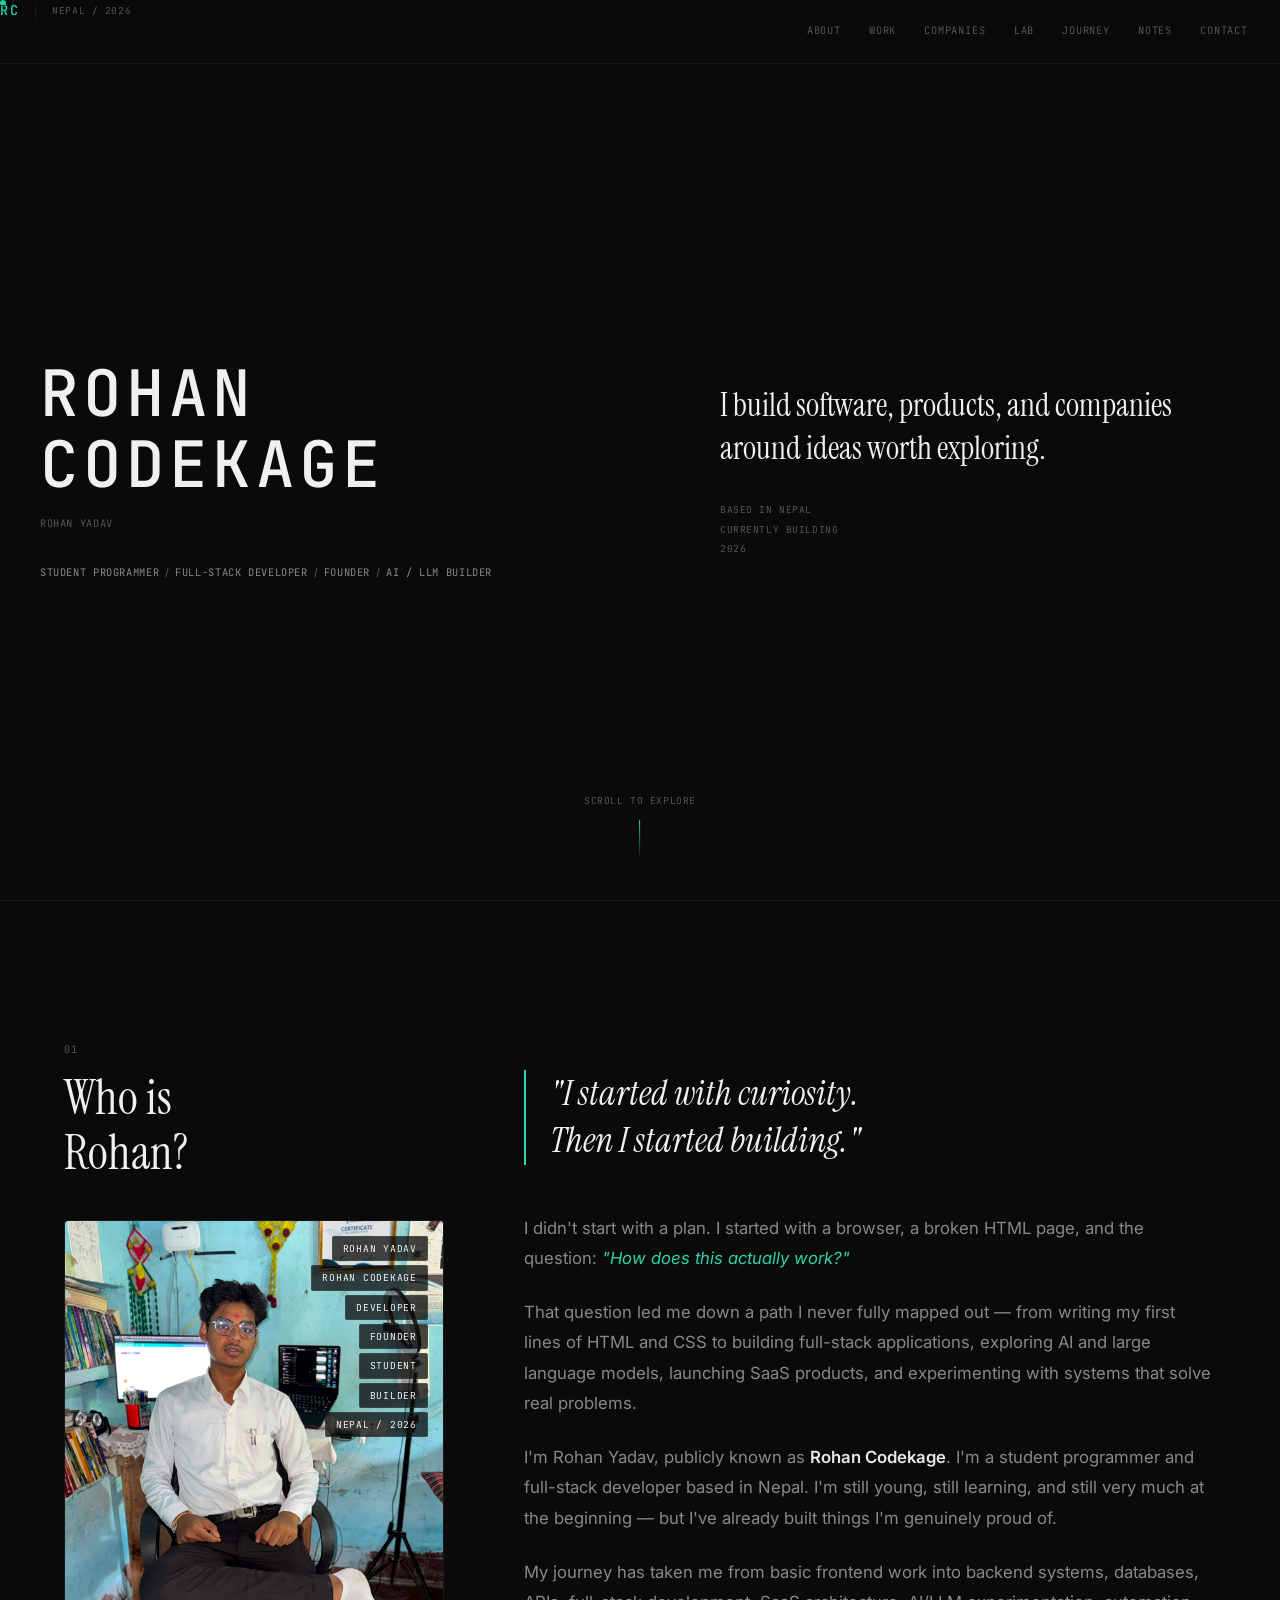
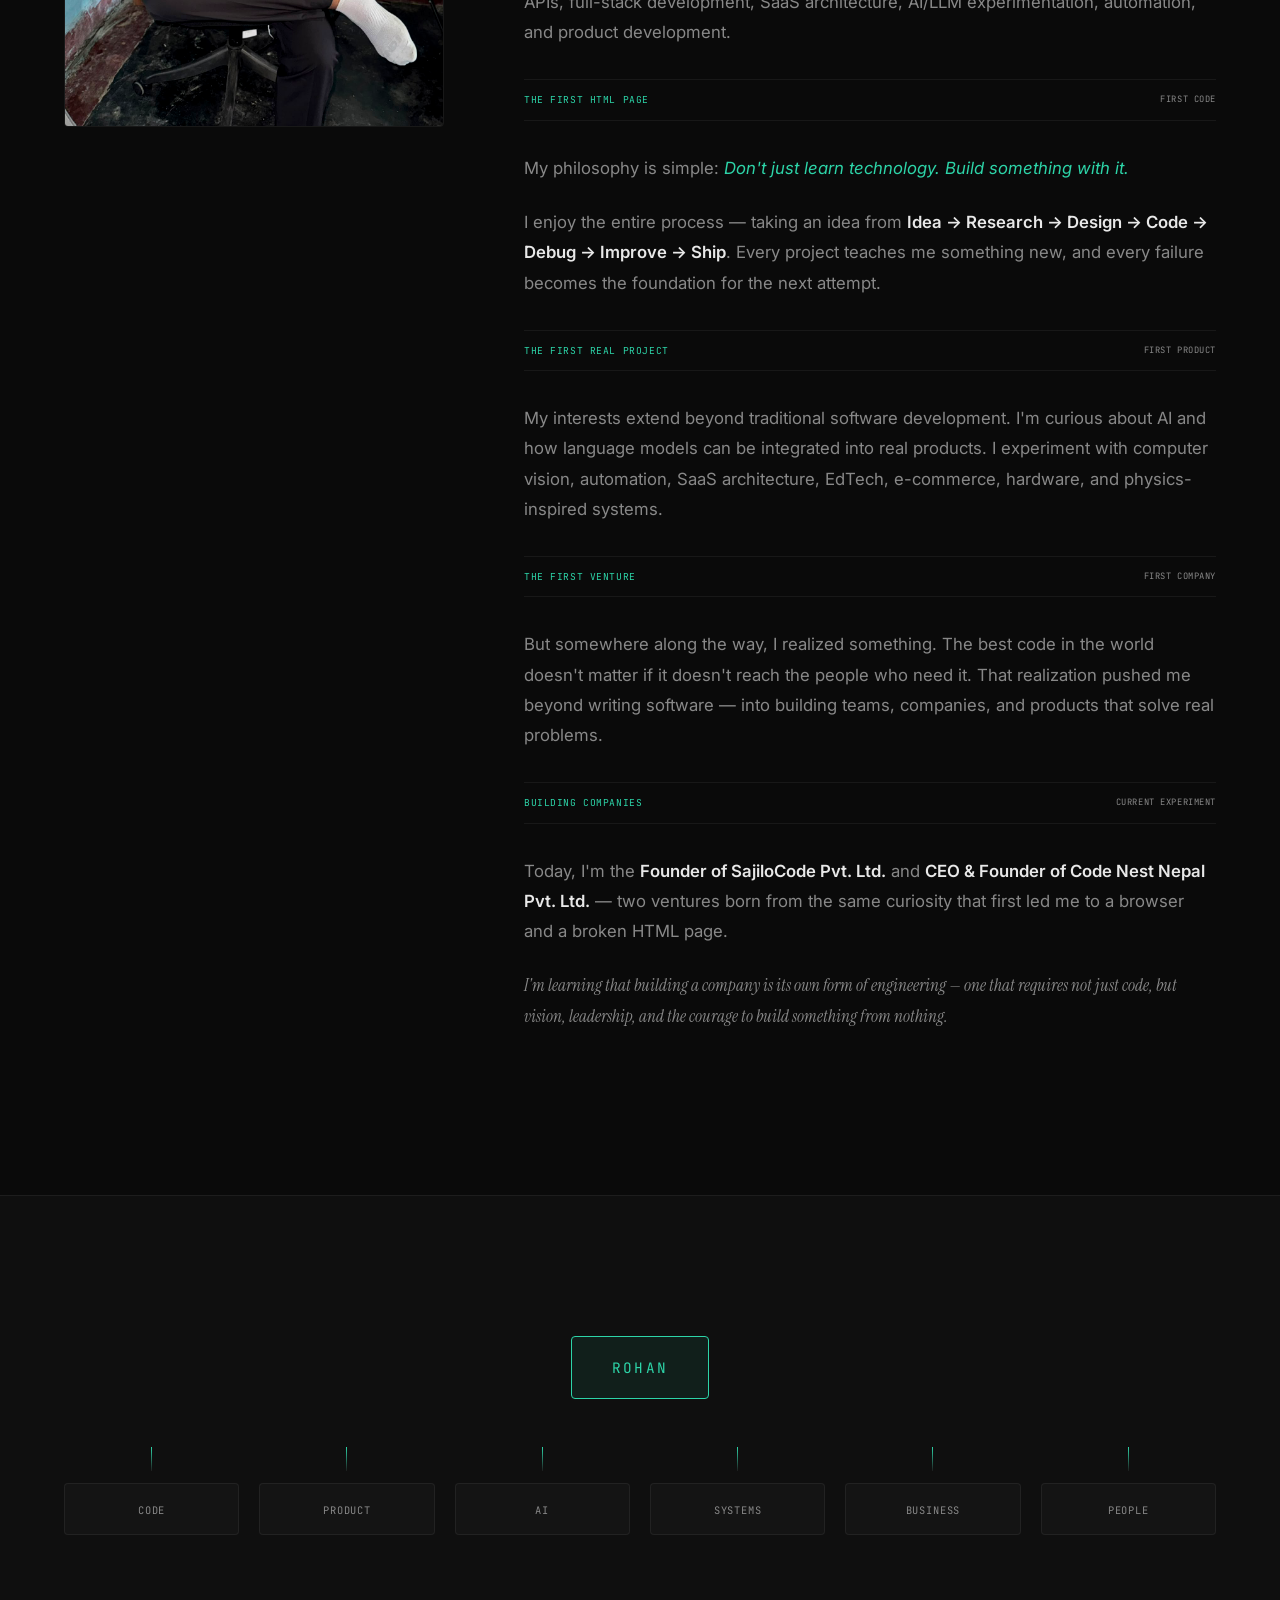
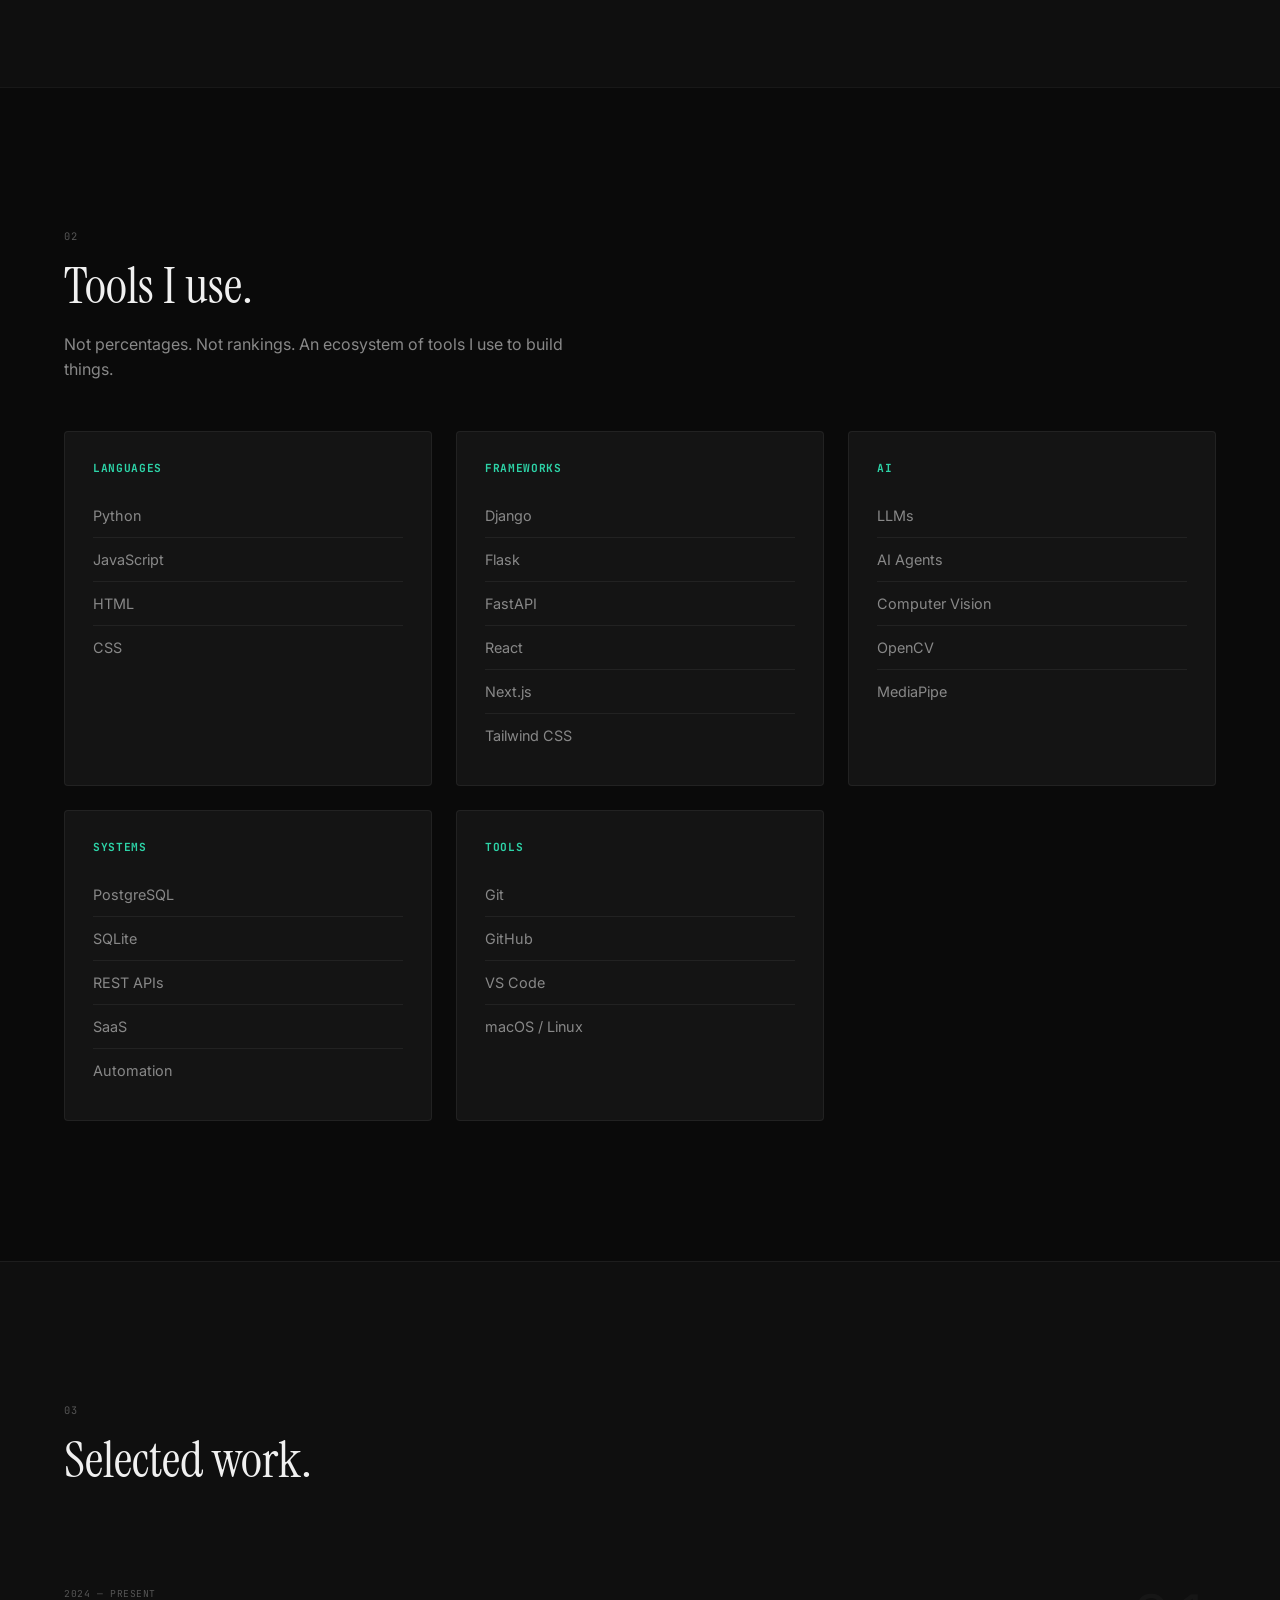
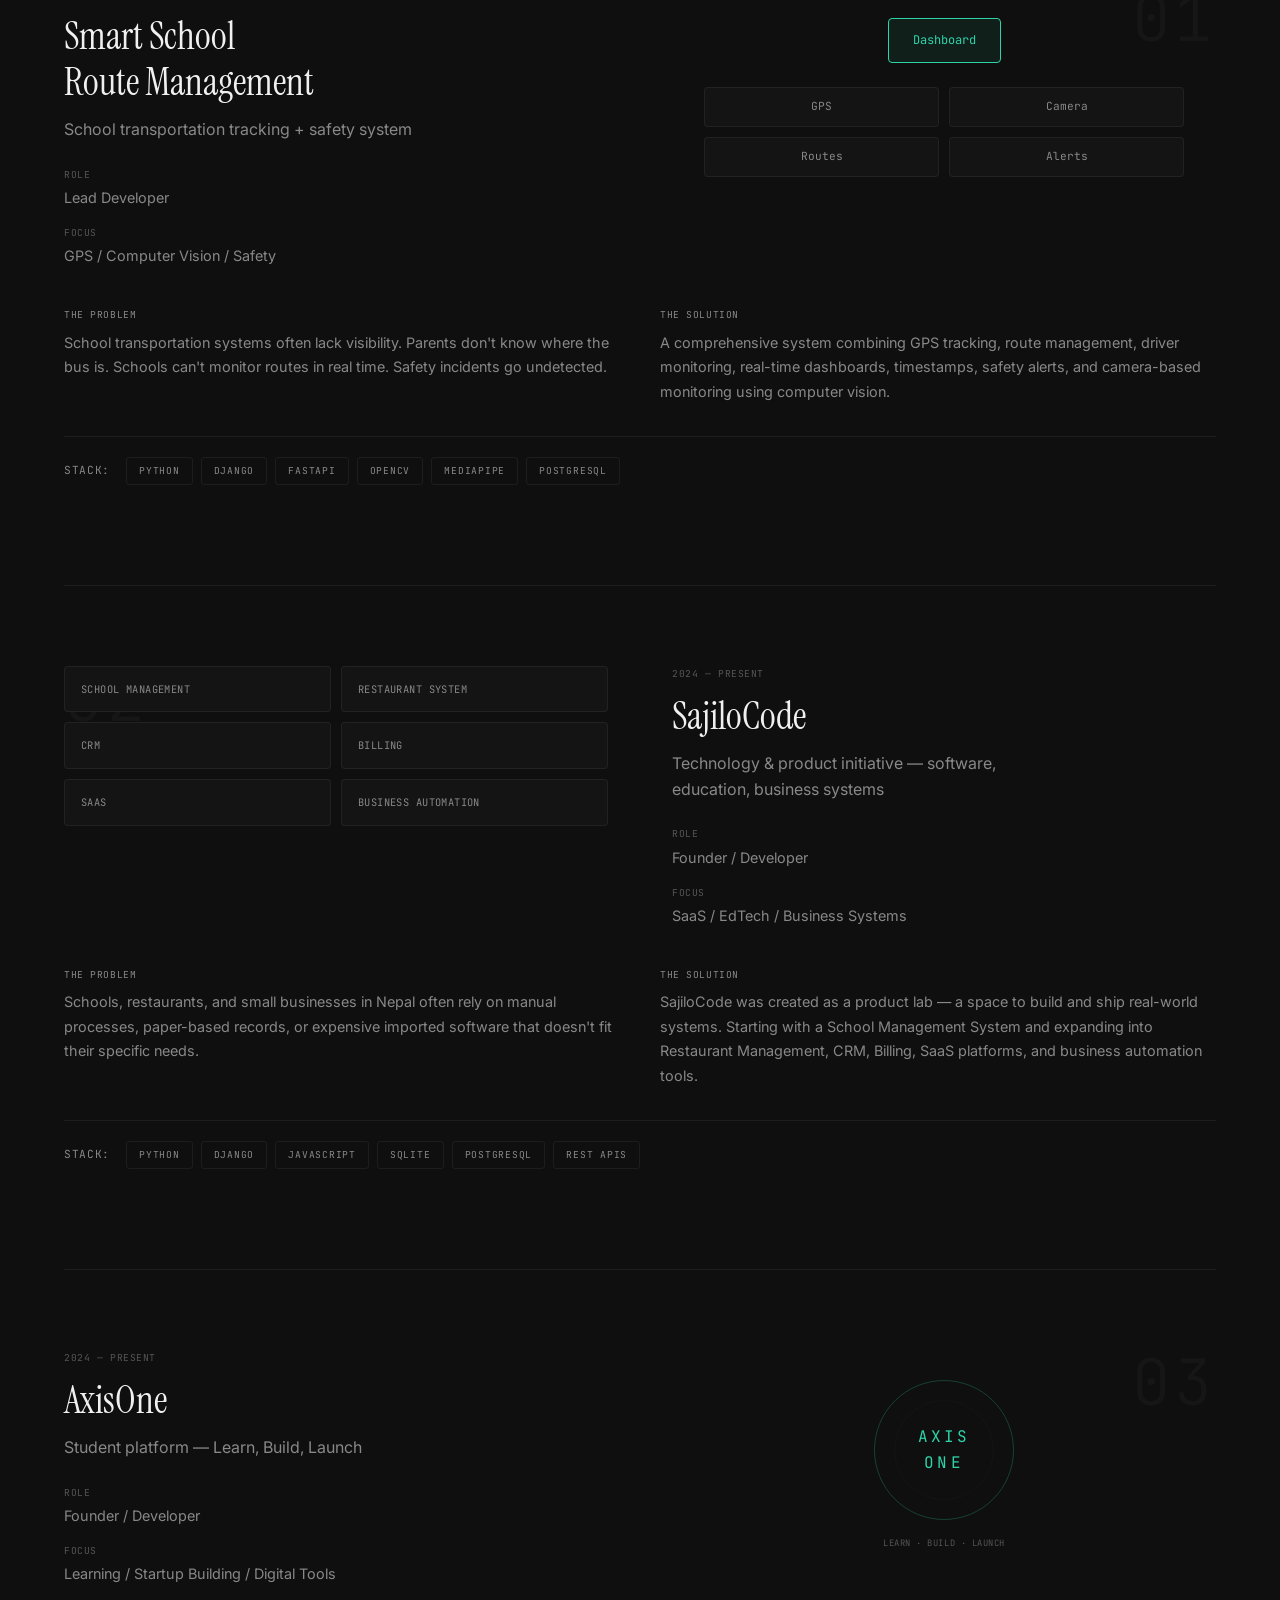
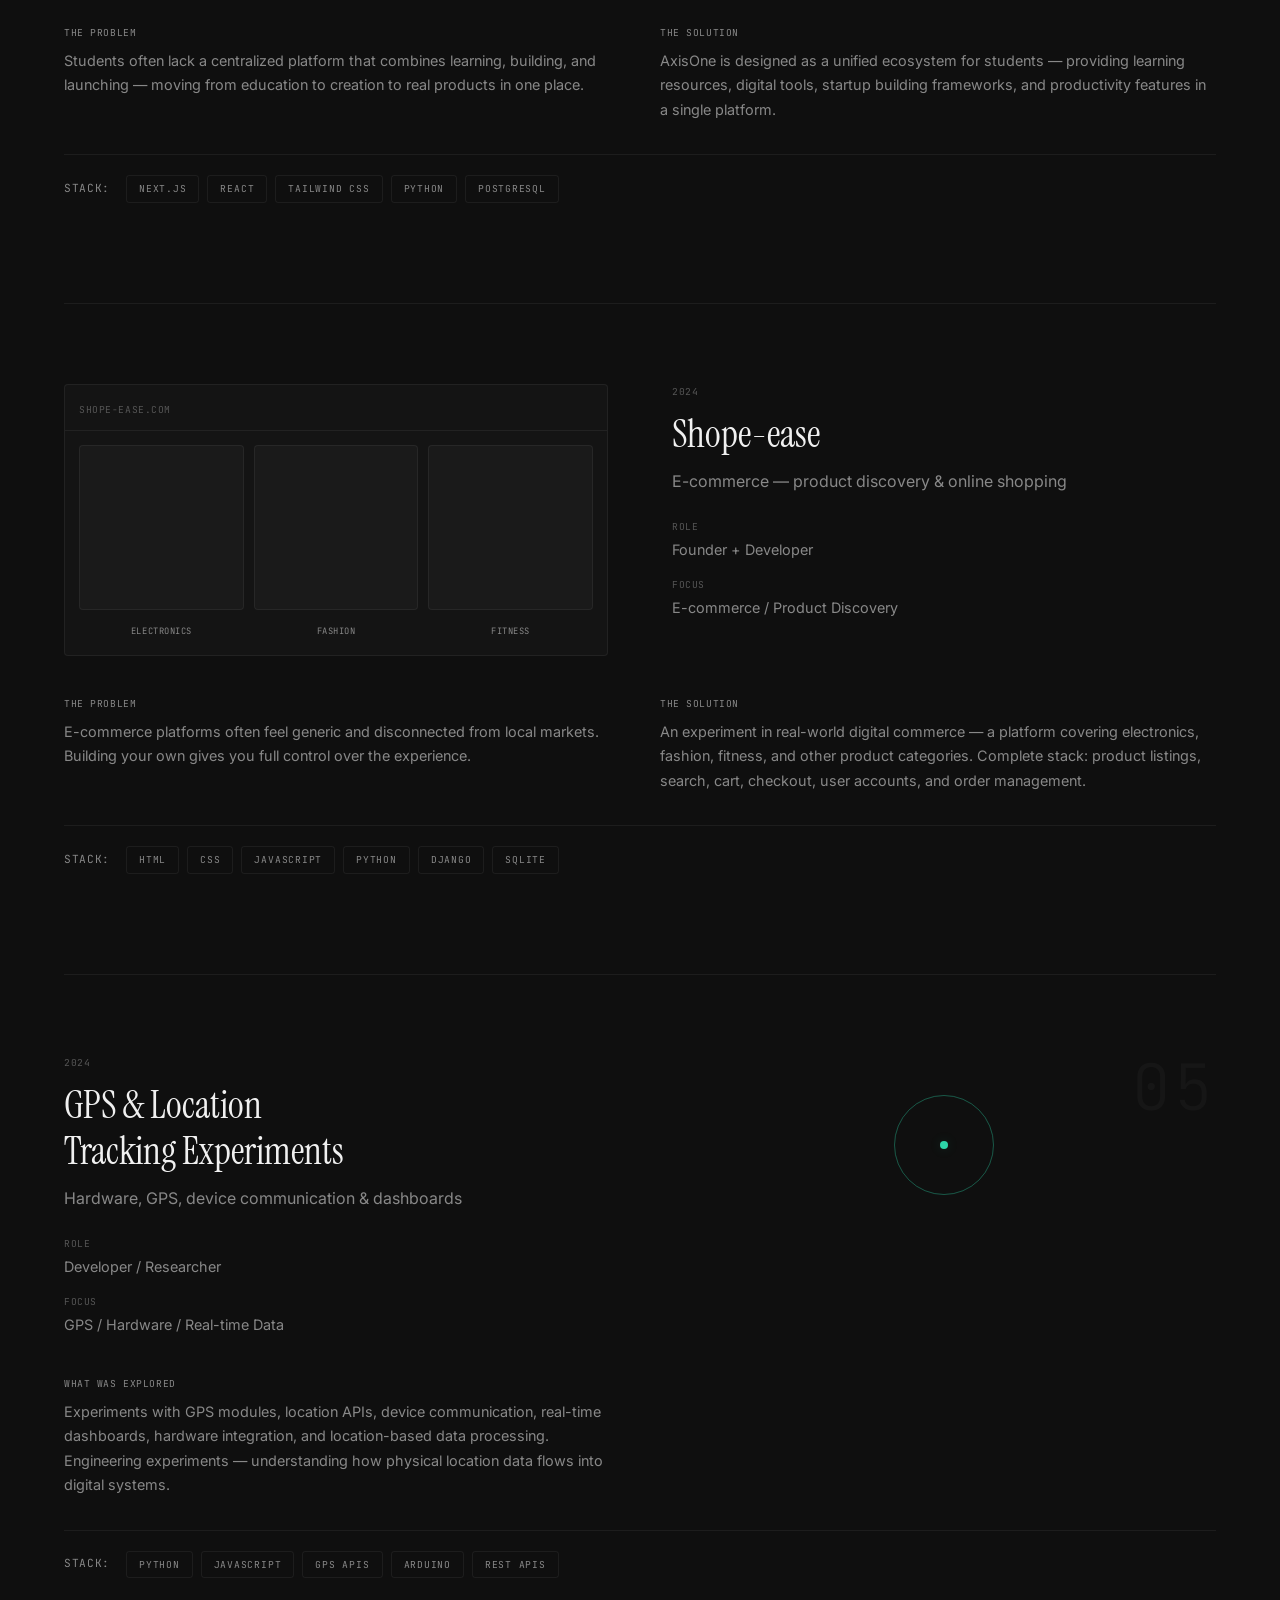
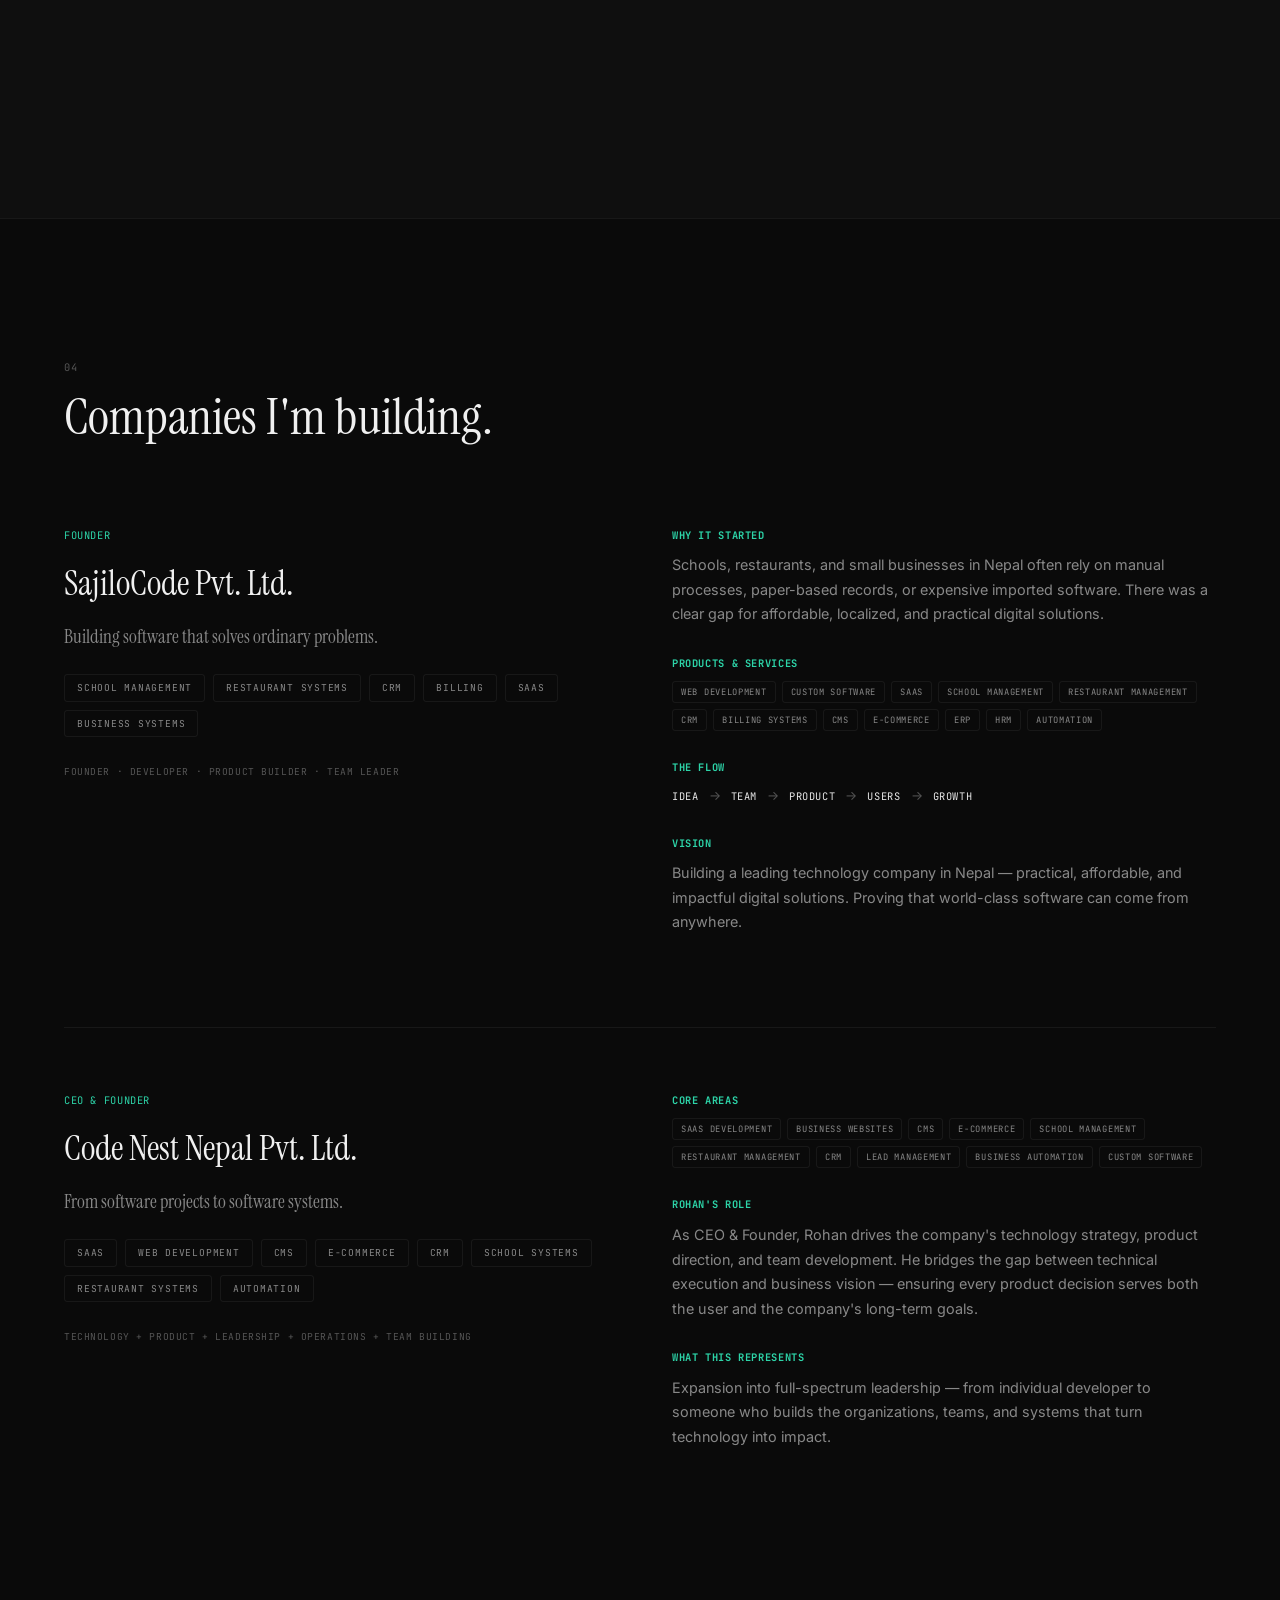
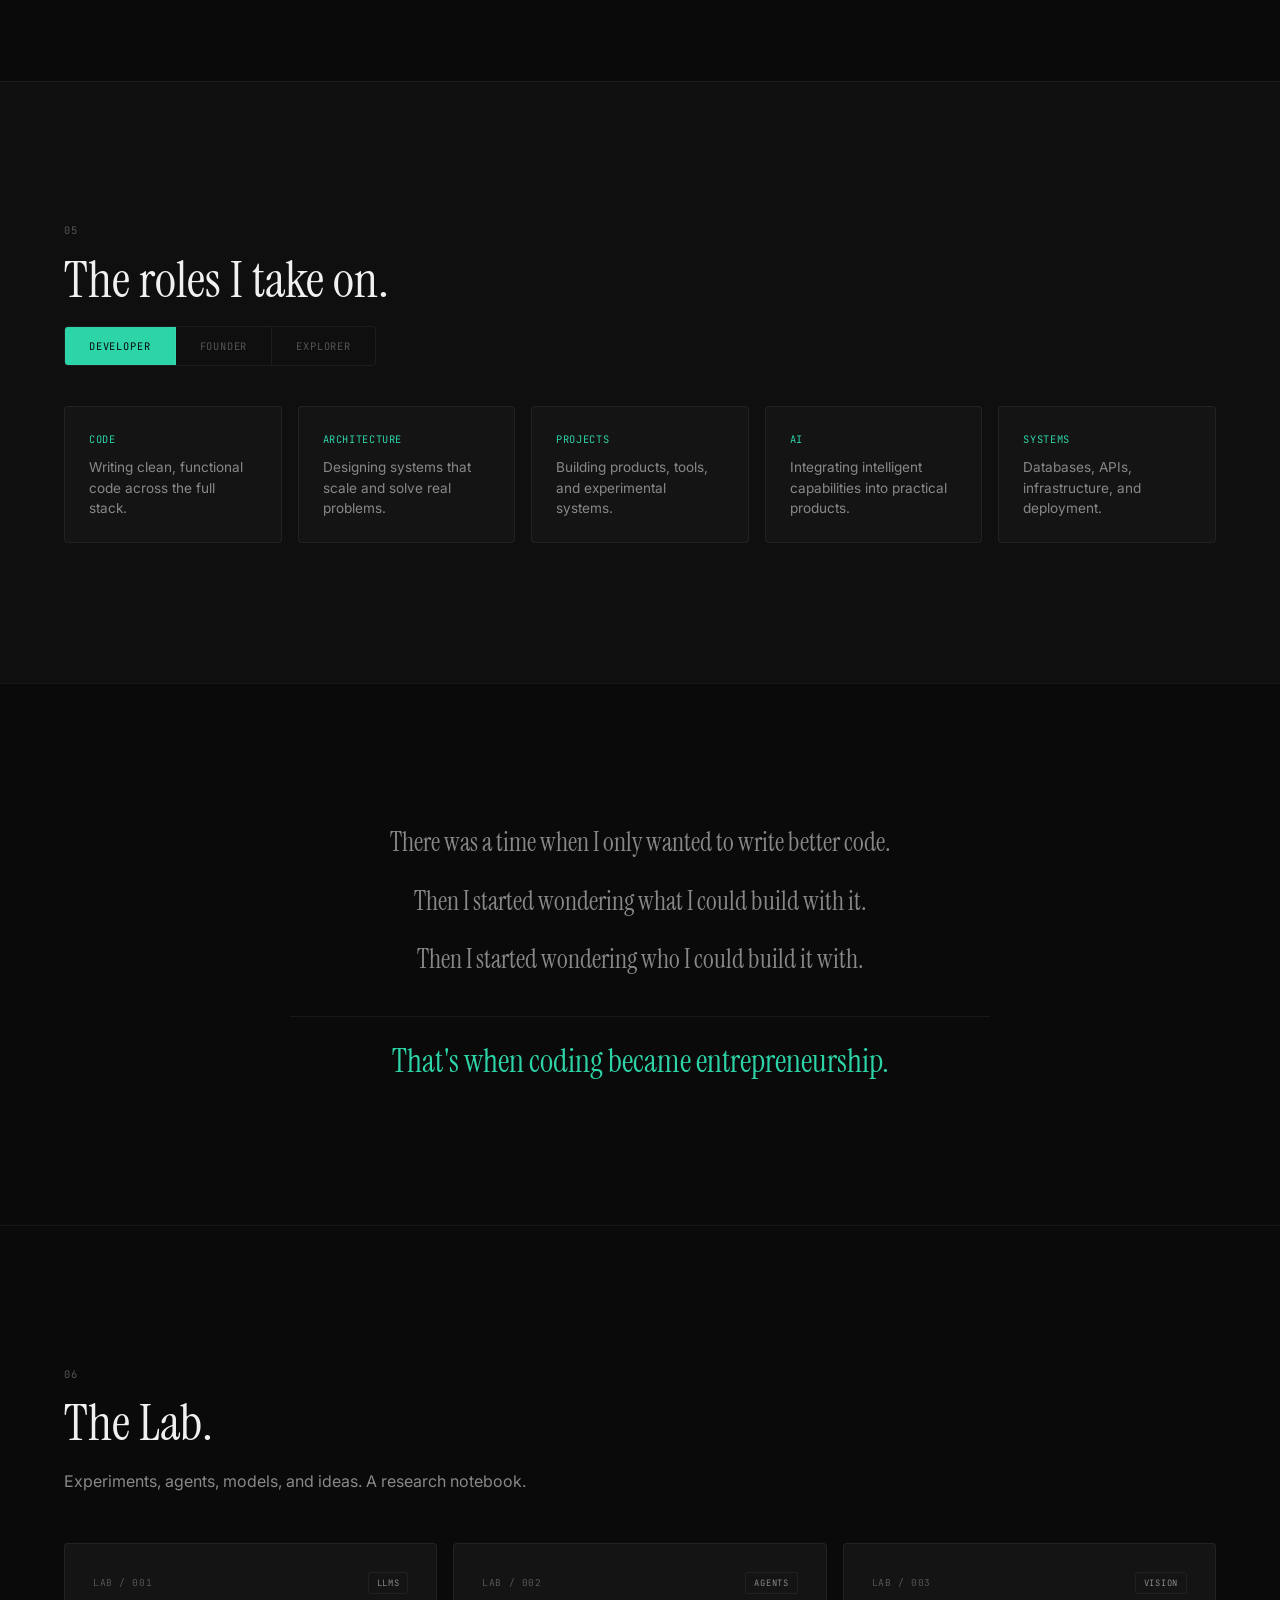
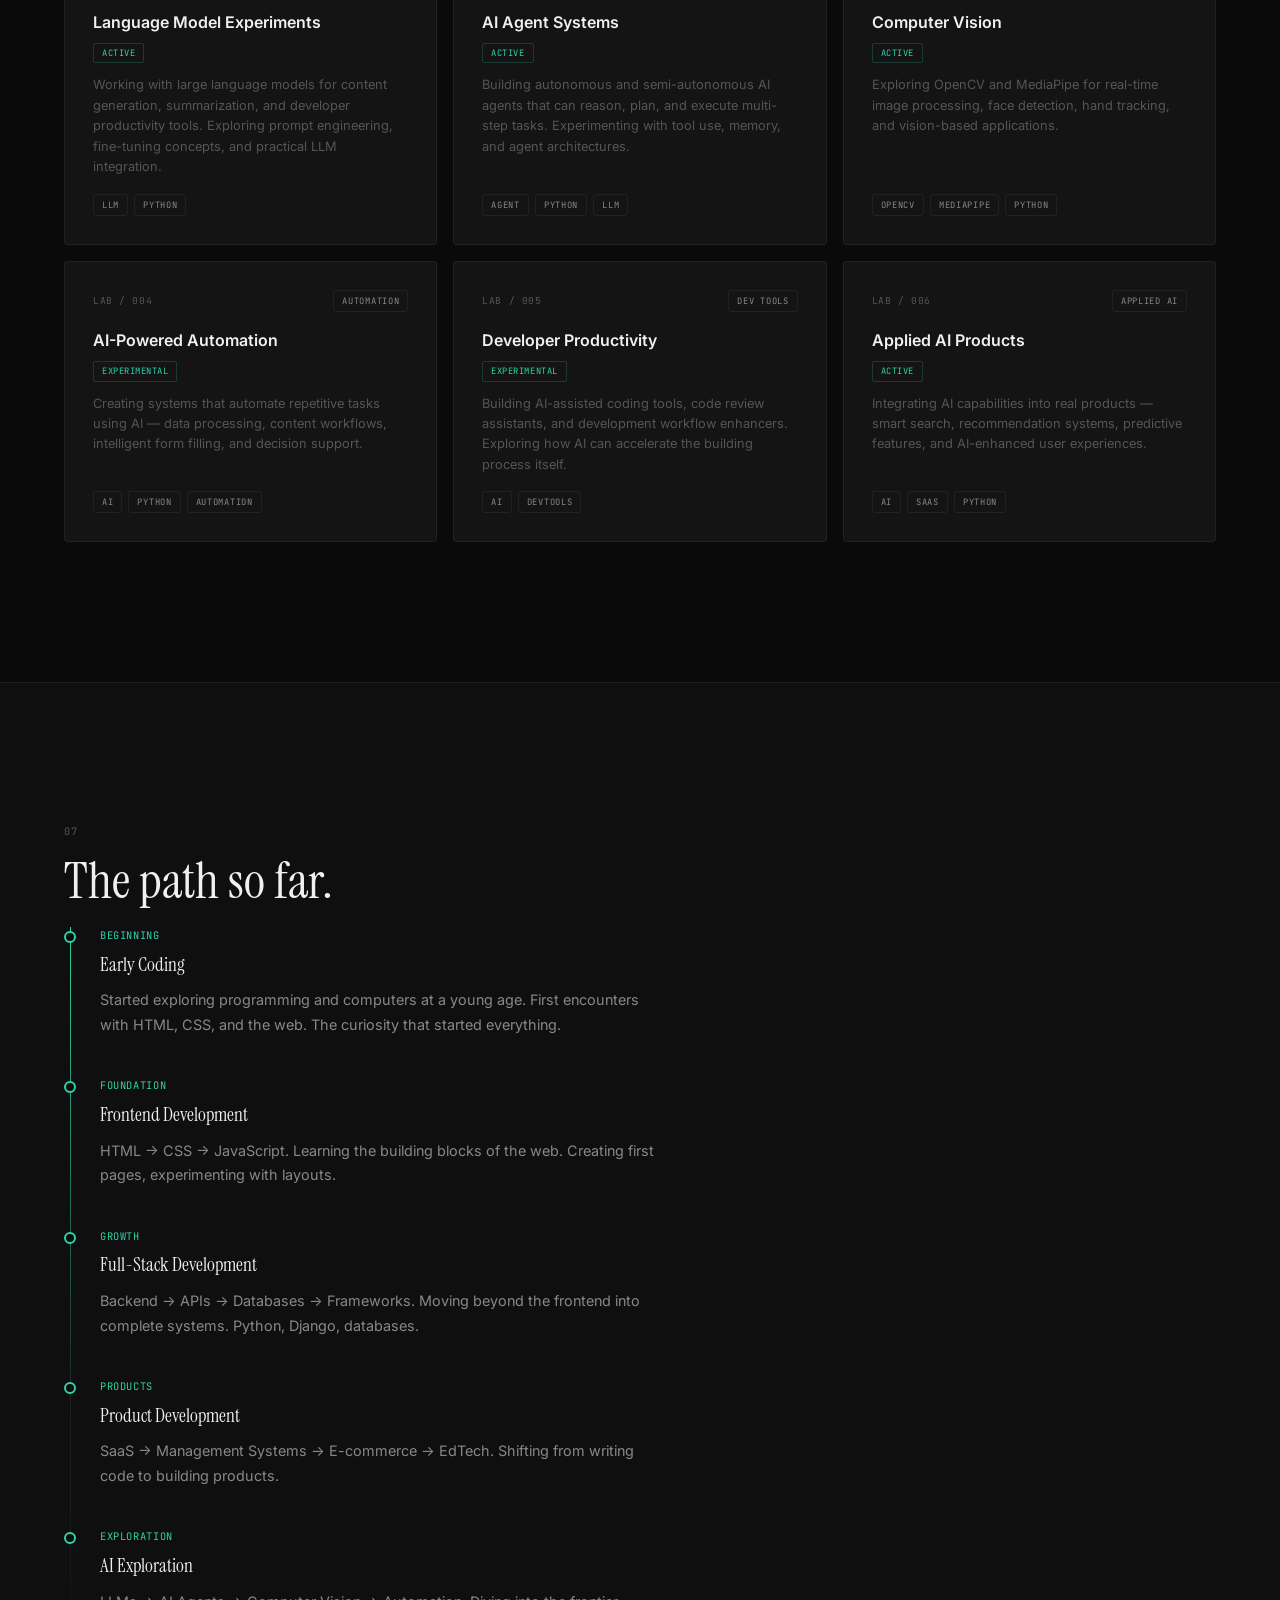
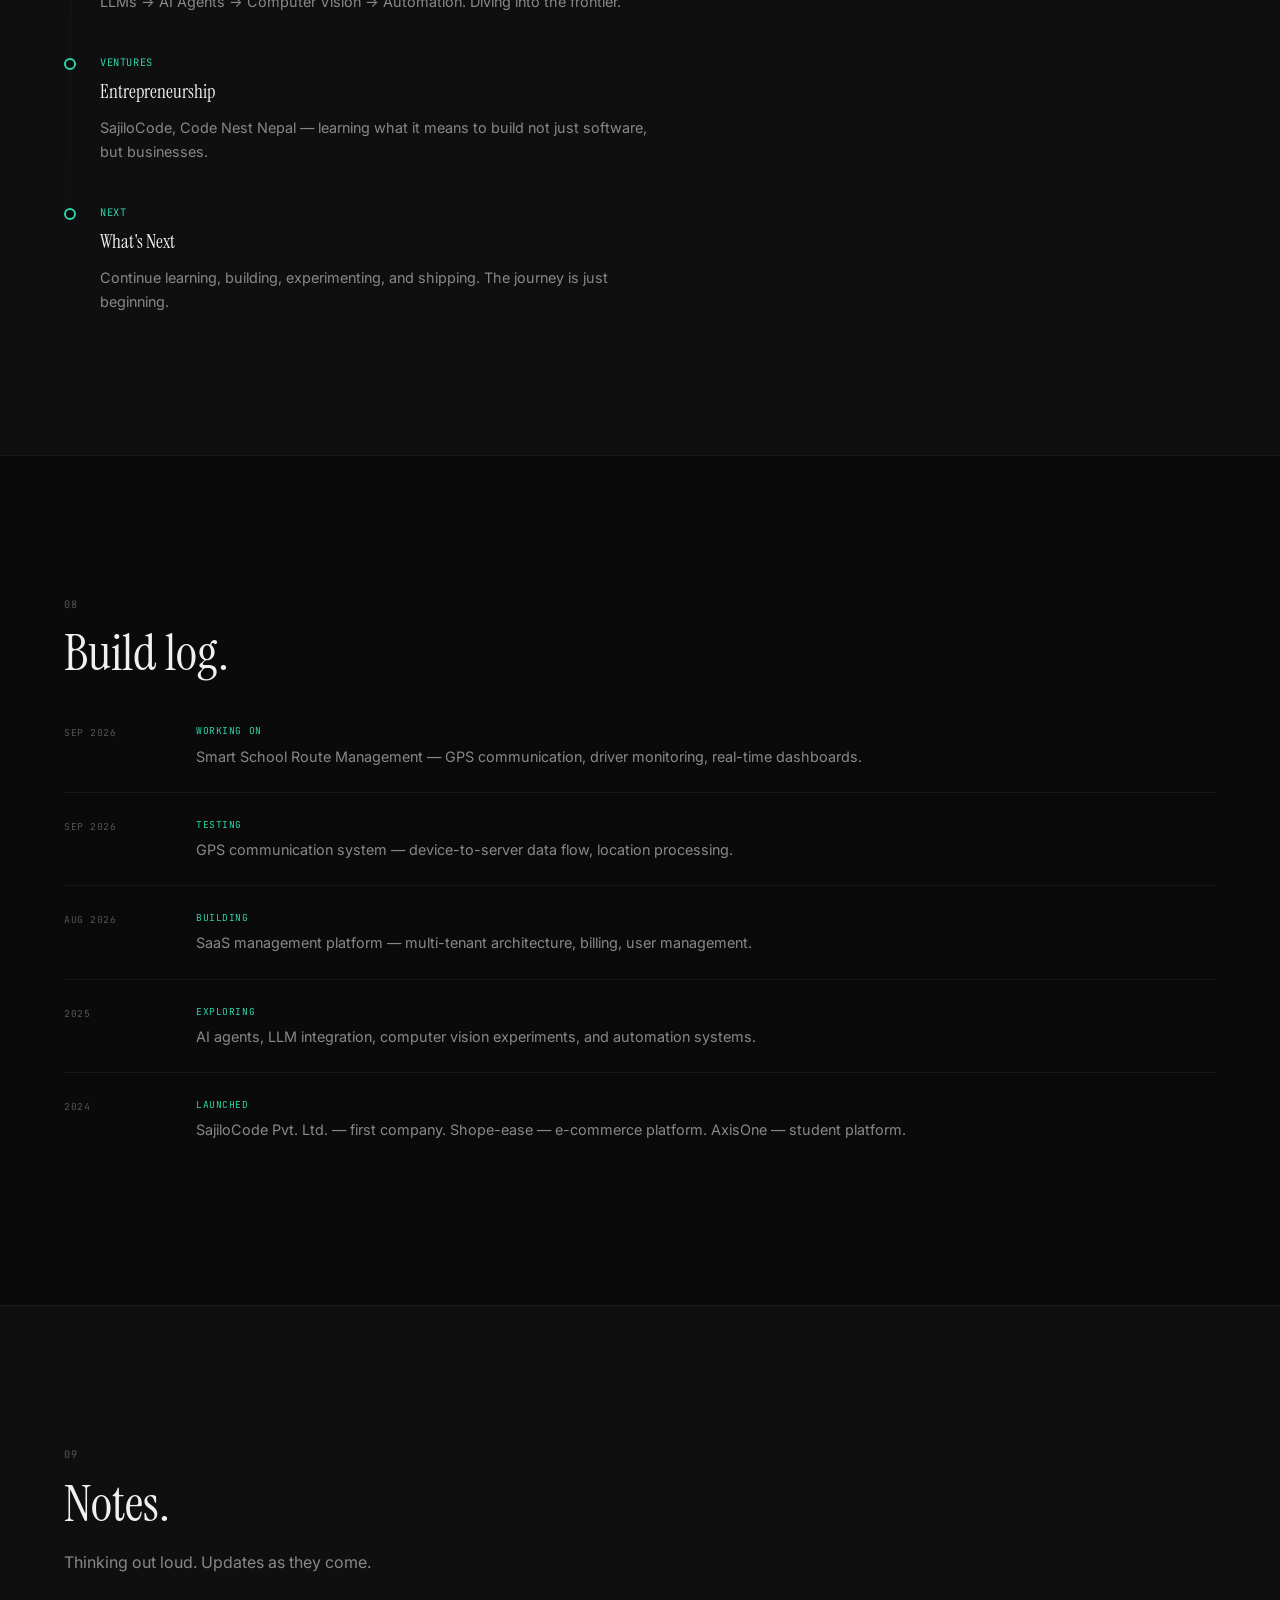
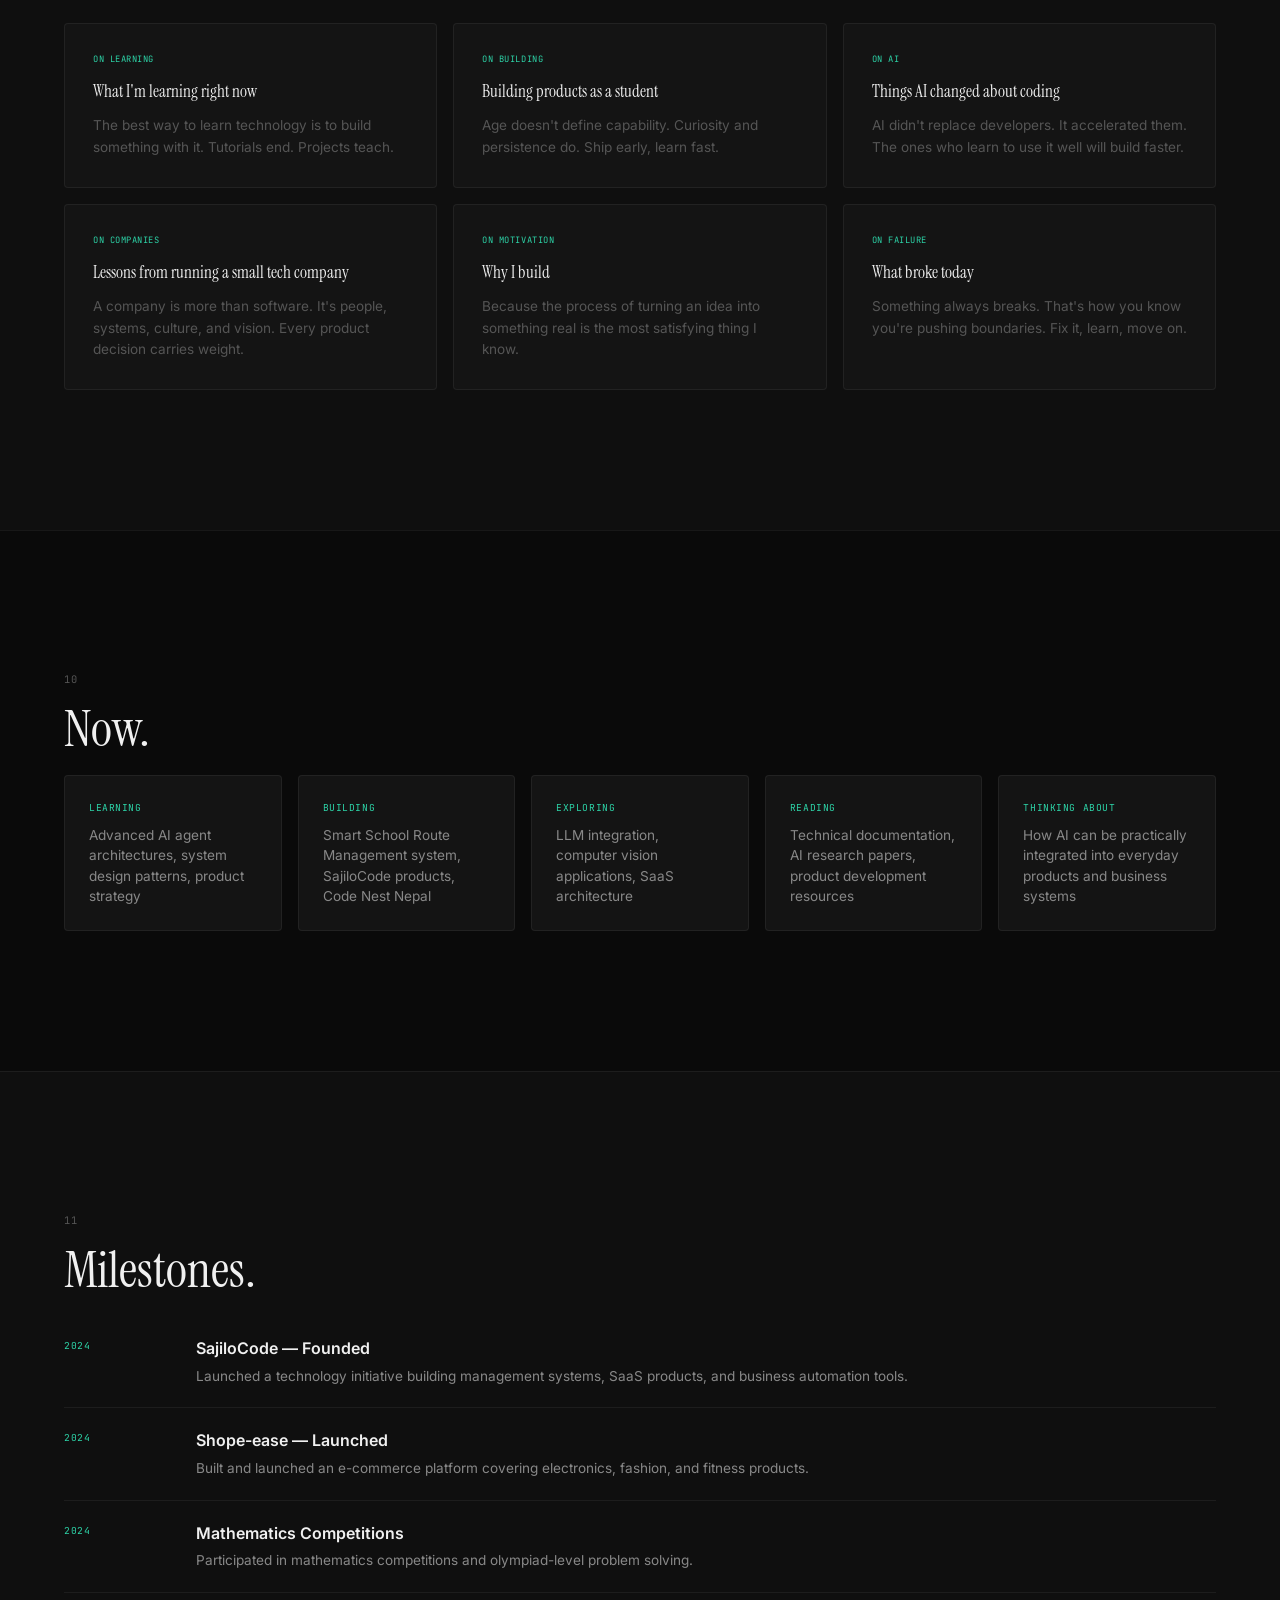
<file: index.html>
<!DOCTYPE html>
<html lang="en">
<head>
  <meta charset="UTF-8">
  <meta name="viewport" content="width=device-width, initial-scale=1.0">
  <title>Rohan Codekage — Digital Workspace</title>
  <meta name="description" content="The personal digital workspace of Rohan Yadav — developer, builder, founder. Code, products, companies, experiments.">
  <meta name="author" content="Rohan Yadav">
  <meta property="og:title" content="Rohan Codekage — Digital Workspace">
  <meta property="og:description" content="Developer, builder, founder. Building software around ideas worth exploring.">
  <meta property="og:type" content="website">
  <meta name="theme-color" content="#0a0a0a">
  <link rel="preconnect" href="https://fonts.googleapis.com">
  <link rel="preconnect" href="https://fonts.gstatic.com" crossorigin>
  <link href="https://fonts.googleapis.com/css2?family=Instrument+Serif:ital@0;1&family=Inter:wght@300;400;500;600;700&family=JetBrains+Mono:wght@300;400;500&display=swap" rel="stylesheet">
  <link rel="stylesheet" href="css/styles.css">
  <link rel="icon" href="data:image/svg+xml,<svg xmlns='http://www.w3.org/2000/svg' viewBox='0 0 100 100'><text y='.9em' font-size='90' font-family='monospace' fill='%232dd4a8'>RC</text></svg>">
</head>
<body>
  <div class="cursor" id="cursor"></div>
  <div class="cursor-ring" id="cursorRing"></div>

  <!-- Loading -->
  <div class="loader" id="loader">
    <div class="loader__inner">
      <span class="loader__mark">RC</span>
      <div class="loader__line"></div>
    </div>
  </div>

  <!-- Navigation -->
  <nav class="nav" id="nav">
    <div class="nav__left">
      <a href="#hero" class="nav__mark">RC</a>
      <span class="nav__divider"></span>
      <span class="nav__location mono">Nepal / 2026</span>
    </div>
    <div class="nav__right">
      <div class="nav__center" id="navLinks">
        <a href="#about" class="nav__link" data-nav>About</a>
        <a href="#work" class="nav__link" data-nav>Work</a>
        <a href="#companies" class="nav__link" data-nav>Companies</a>
        <a href="#lab" class="nav__link" data-nav>Lab</a>
        <a href="#journey" class="nav__link" data-nav>Journey</a>
        <a href="#notes" class="nav__link" data-nav>Notes</a>
        <a href="#contact" class="nav__link" data-nav>Contact</a>
      </div>
      <button class="nav__toggle" id="navToggle" aria-label="Menu">
        <span></span><span></span>
      </button>
    </div>
  </nav>

  <!-- Mobile Menu -->
  <div class="mobile-menu" id="mobileMenu">
    <div class="mobile-menu__inner">
      <a href="#about" class="mobile-menu__link">About</a>
      <a href="#work" class="mobile-menu__link">Work</a>
      <a href="#companies" class="mobile-menu__link">Companies</a>
      <a href="#lab" class="mobile-menu__link">Lab</a>
      <a href="#journey" class="mobile-menu__link">Journey</a>
      <a href="#notes" class="mobile-menu__link">Notes</a>
      <a href="#contact" class="mobile-menu__link">Contact</a>
    </div>
  </div>

  <main>
    <!-- ======================== HERO ======================== -->
    <section class="hero" id="hero">
      <div class="hero__split">
        <div class="hero__left">
          <div class="hero__identity">
            <h1 class="hero__name">ROHAN<br>CODEKAGE</h1>
            <span class="hero__realname mono">Rohan Yadav</span>
          </div>
          <div class="hero__roles">
            <span class="hero__role">Student Programmer</span>
            <span class="hero__role-sep">/</span>
            <span class="hero__role">Full-Stack Developer</span>
            <span class="hero__role-sep">/</span>
            <span class="hero__role">Founder</span>
            <span class="hero__role-sep">/</span>
            <span class="hero__role">AI / LLM Builder</span>
          </div>
        </div>
        <div class="hero__right">
          <p class="hero__statement serif">I build software, products, and companies around ideas worth exploring.</p>
          <div class="hero__meta">
            <span class="mono">Based in Nepal</span>
            <span class="mono">Currently building</span>
            <span class="mono">2026</span>
          </div>
        </div>
      </div>
      <div class="hero__bottom">
        <span class="mono hero__scroll-text">Scroll to explore</span>
        <div class="hero__scroll-line"></div>
      </div>
    </section>

    <!-- ======================== ABOUT ======================== -->
    <section class="about" id="about">
      <div class="container">
        <div class="section-num mono">01</div>
        <div class="about__layout">
          <div class="about__left">
            <h2 class="about__title serif">Who is<br>Rohan?</h2>
            <div class="about__portrait">
              <img src="assets/rohan-profile.jpg?v=2" alt="Rohan Yadav" class="about__img" loading="lazy">
              <div class="about__img-annotations">
                <span class="mono">ROHAN YADAV</span>
                <span class="mono">ROHAN CODEKAGE</span>
                <span class="mono">Developer</span>
                <span class="mono">Founder</span>
                <span class="mono">Student</span>
                <span class="mono">Builder</span>
                <span class="mono">NEPAL / 2026</span>
              </div>
            </div>
          </div>
          <div class="about__right">
            <blockquote class="about__big-quote serif">"I started with curiosity.<br>Then I started building."</blockquote>
            <div class="about__story">
              <p>I didn't start with a plan. I started with a browser, a broken HTML page, and the question: <em>"How does this actually work?"</em></p>
              <p>That question led me down a path I never fully mapped out — from writing my first lines of HTML and CSS to building full-stack applications, exploring AI and large language models, launching SaaS products, and experimenting with systems that solve real problems.</p>
              <p>I'm Rohan Yadav, publicly known as <strong>Rohan Codekage</strong>. I'm a student programmer and full-stack developer based in Nepal. I'm still young, still learning, and still very much at the beginning — but I've already built things I'm genuinely proud of.</p>
              <p>My journey has taken me from basic frontend work into backend systems, databases, APIs, full-stack development, SaaS architecture, AI/LLM experimentation, automation, and product development.</p>
              <div class="about__margin-note mono" data-note="FIRST CODE">The first HTML page</div>
              <p>My philosophy is simple: <em>Don't just learn technology. Build something with it.</em></p>
              <p>I enjoy the entire process — taking an idea from <strong>Idea → Research → Design → Code → Debug → Improve → Ship</strong>. Every project teaches me something new, and every failure becomes the foundation for the next attempt.</p>
              <div class="about__margin-note mono" data-note="FIRST PRODUCT">The first real project</div>
              <p>My interests extend beyond traditional software development. I'm curious about AI and how language models can be integrated into real products. I experiment with computer vision, automation, SaaS architecture, EdTech, e-commerce, hardware, and physics-inspired systems.</p>
              <div class="about__margin-note mono" data-note="FIRST COMPANY">The first venture</div>
              <p>But somewhere along the way, I realized something. The best code in the world doesn't matter if it doesn't reach the people who need it. That realization pushed me beyond writing software — into building teams, companies, and products that solve real problems.</p>
              <div class="about__margin-note mono" data-note="CURRENT EXPERIMENT">Building companies</div>
              <p>Today, I'm the <strong>Founder of SajiloCode Pvt. Ltd.</strong> and <strong>CEO &amp; Founder of Code Nest Nepal Pvt. Ltd.</strong> — two ventures born from the same curiosity that first led me to a browser and a broken HTML page.</p>
              <p class="about__closing serif">I'm learning that building a company is its own form of engineering — one that requires not just code, but vision, leadership, and the courage to build something from nothing.</p>
            </div>
          </div>
        </div>
      </div>
    </section>

    <!-- ======================== BUILDER MAP ======================== -->
    <section class="builder-map">
      <div class="container">
        <div class="builder-map__layout">
          <div class="builder-map__center">
            <div class="builder-map__node builder-map__node--root">
              <span class="mono">ROHAN</span>
            </div>
          </div>
          <div class="builder-map__branches">
            <div class="builder-map__branch" data-area="code">
              <div class="builder-map__connector"></div>
              <div class="builder-map__node builder-map__node--area">
                <span class="mono">CODE</span>
              </div>
              <div class="builder-map__detail">
                <p>Python, JavaScript, HTML, CSS, Django, Flask, React, Next.js, REST APIs</p>
              </div>
            </div>
            <div class="builder-map__branch" data-area="product">
              <div class="builder-map__connector"></div>
              <div class="builder-map__node builder-map__node--area">
                <span class="mono">PRODUCT</span>
              </div>
              <div class="builder-map__detail">
                <p>SaaS, School Management, Restaurant Systems, CRM, E-commerce, EdTech</p>
              </div>
            </div>
            <div class="builder-map__branch" data-area="ai">
              <div class="builder-map__connector"></div>
              <div class="builder-map__node builder-map__node--area">
                <span class="mono">AI</span>
              </div>
              <div class="builder-map__detail">
                <p>LLMs, AI Agents, Computer Vision, OpenCV, MediaPipe, Automation</p>
              </div>
            </div>
            <div class="builder-map__branch" data-area="systems">
              <div class="builder-map__connector"></div>
              <div class="builder-map__node builder-map__node--area">
                <span class="mono">SYSTEMS</span>
              </div>
              <div class="builder-map__detail">
                <p>PostgreSQL, SQLite, GPS, Hardware, Arduino, Real-time Dashboards</p>
              </div>
            </div>
            <div class="builder-map__branch" data-area="business">
              <div class="builder-map__connector"></div>
              <div class="builder-map__node builder-map__node--area">
                <span class="mono">BUSINESS</span>
              </div>
              <div class="builder-map__detail">
                <p>SajiloCode, Code Nest Nepal, Product Strategy, Operations</p>
              </div>
            </div>
            <div class="builder-map__branch" data-area="people">
              <div class="builder-map__connector"></div>
              <div class="builder-map__node builder-map__node--area">
                <span class="mono">PEOPLE</span>
              </div>
              <div class="builder-map__detail">
                <p>Team Building, Leadership, Collaboration, Vision</p>
              </div>
            </div>
          </div>
        </div>
      </div>
    </section>

    <!-- ======================== TOOLS ======================== -->
    <section class="tools" id="tools">
      <div class="container">
        <div class="section-num mono">02</div>
        <h2 class="section-heading serif">Tools I use.</h2>
        <p class="section-sub">Not percentages. Not rankings. An ecosystem of tools I use to build things.</p>
        <div class="tools__grid">
          <div class="tools__category">
            <h3 class="tools__cat-title mono">Languages</h3>
            <div class="tools__items">
              <span class="tools__item">Python</span>
              <span class="tools__item">JavaScript</span>
              <span class="tools__item">HTML</span>
              <span class="tools__item">CSS</span>
            </div>
          </div>
          <div class="tools__category">
            <h3 class="tools__cat-title mono">Frameworks</h3>
            <div class="tools__items">
              <span class="tools__item">Django</span>
              <span class="tools__item">Flask</span>
              <span class="tools__item">FastAPI</span>
              <span class="tools__item">React</span>
              <span class="tools__item">Next.js</span>
              <span class="tools__item">Tailwind CSS</span>
            </div>
          </div>
          <div class="tools__category">
            <h3 class="tools__cat-title mono">AI</h3>
            <div class="tools__items">
              <span class="tools__item">LLMs</span>
              <span class="tools__item">AI Agents</span>
              <span class="tools__item">Computer Vision</span>
              <span class="tools__item">OpenCV</span>
              <span class="tools__item">MediaPipe</span>
            </div>
          </div>
          <div class="tools__category">
            <h3 class="tools__cat-title mono">Systems</h3>
            <div class="tools__items">
              <span class="tools__item">PostgreSQL</span>
              <span class="tools__item">SQLite</span>
              <span class="tools__item">REST APIs</span>
              <span class="tools__item">SaaS</span>
              <span class="tools__item">Automation</span>
            </div>
          </div>
          <div class="tools__category">
            <h3 class="tools__cat-title mono">Tools</h3>
            <div class="tools__items">
              <span class="tools__item">Git</span>
              <span class="tools__item">GitHub</span>
              <span class="tools__item">VS Code</span>
              <span class="tools__item">macOS / Linux</span>
            </div>
          </div>
        </div>
      </div>
    </section>

    <!-- ======================== WORK ======================== -->
    <section class="work" id="work">
      <div class="container">
        <div class="section-num mono">03</div>
        <h2 class="section-heading serif">Selected work.</h2>

        <!-- Project 01 -->
        <article class="project project--left">
          <div class="project__number mono">01</div>
          <div class="project__split">
            <div class="project__info">
              <span class="mono project__year">2024 — Present</span>
              <h3 class="project__name serif">Smart School<br>Route Management</h3>
              <p class="project__tagline">School transportation tracking + safety system</p>
              <div class="project__meta-grid">
                <div class="project__meta-item">
                  <span class="mono project__meta-label">Role</span>
                  <span class="project__meta-value">Lead Developer</span>
                </div>
                <div class="project__meta-item">
                  <span class="mono project__meta-label">Focus</span>
                  <span class="project__meta-value">GPS / Computer Vision / Safety</span>
                </div>
              </div>
            </div>
            <div class="project__visual">
              <div class="project__arch">
                <div class="project__arch-center">Dashboard</div>
                <div class="project__arch-ring">
                  <span class="project__arch-node">GPS</span>
                  <span class="project__arch-node">Camera</span>
                  <span class="project__arch-node">Routes</span>
                  <span class="project__arch-node">Alerts</span>
                </div>
              </div>
            </div>
          </div>
          <div class="project__details">
            <div class="project__detail-block">
              <span class="mono project__detail-label">The Problem</span>
              <p>School transportation systems often lack visibility. Parents don't know where the bus is. Schools can't monitor routes in real time. Safety incidents go undetected.</p>
            </div>
            <div class="project__detail-block">
              <span class="mono project__detail-label">The Solution</span>
              <p>A comprehensive system combining GPS tracking, route management, driver monitoring, real-time dashboards, timestamps, safety alerts, and camera-based monitoring using computer vision.</p>
            </div>
          </div>
          <div class="project__stack">
            <span class="mono">Stack:</span>
            <span class="tag">Python</span><span class="tag">Django</span><span class="tag">FastAPI</span><span class="tag">OpenCV</span><span class="tag">MediaPipe</span><span class="tag">PostgreSQL</span>
          </div>
        </article>

        <!-- Project 02 -->
        <article class="project project--right">
          <div class="project__number mono">02</div>
          <div class="project__split project__split--reverse">
            <div class="project__info">
              <span class="mono project__year">2024 — Present</span>
              <h3 class="project__name serif">SajiloCode</h3>
              <p class="project__tagline">Technology & product initiative — software, education, business systems</p>
              <div class="project__meta-grid">
                <div class="project__meta-item">
                  <span class="mono project__meta-label">Role</span>
                  <span class="project__meta-value">Founder / Developer</span>
                </div>
                <div class="project__meta-item">
                  <span class="mono project__meta-label">Focus</span>
                  <span class="project__meta-value">SaaS / EdTech / Business Systems</span>
                </div>
              </div>
            </div>
            <div class="project__visual">
              <div class="project__ecosystem">
                <div class="project__eco-item">School Management</div>
                <div class="project__eco-item">Restaurant System</div>
                <div class="project__eco-item">CRM</div>
                <div class="project__eco-item">Billing</div>
                <div class="project__eco-item">SaaS</div>
                <div class="project__eco-item">Business Automation</div>
              </div>
            </div>
          </div>
          <div class="project__details">
            <div class="project__detail-block">
              <span class="mono project__detail-label">The Problem</span>
              <p>Schools, restaurants, and small businesses in Nepal often rely on manual processes, paper-based records, or expensive imported software that doesn't fit their specific needs.</p>
            </div>
            <div class="project__detail-block">
              <span class="mono project__detail-label">The Solution</span>
              <p>SajiloCode was created as a product lab — a space to build and ship real-world systems. Starting with a School Management System and expanding into Restaurant Management, CRM, Billing, SaaS platforms, and business automation tools.</p>
            </div>
          </div>
          <div class="project__stack">
            <span class="mono">Stack:</span>
            <span class="tag">Python</span><span class="tag">Django</span><span class="tag">JavaScript</span><span class="tag">SQLite</span><span class="tag">PostgreSQL</span><span class="tag">REST APIs</span>
          </div>
        </article>

        <!-- Project 03 -->
        <article class="project project--left">
          <div class="project__number mono">03</div>
          <div class="project__split">
            <div class="project__info">
              <span class="mono project__year">2024 — Present</span>
              <h3 class="project__name serif">AxisOne</h3>
              <p class="project__tagline">Student platform — Learn, Build, Launch</p>
              <div class="project__meta-grid">
                <div class="project__meta-item">
                  <span class="mono project__meta-label">Role</span>
                  <span class="project__meta-value">Founder / Developer</span>
                </div>
                <div class="project__meta-item">
                  <span class="mono project__meta-label">Focus</span>
                  <span class="project__meta-value">Learning / Startup Building / Digital Tools</span>
                </div>
              </div>
            </div>
            <div class="project__visual">
              <div class="project__axis">
                <div class="project__axis-ring"></div>
                <div class="project__axis-core">
                  <span class="mono">AXIS</span>
                  <span class="mono">ONE</span>
                </div>
                <span class="mono project__axis-label">Learn · Build · Launch</span>
              </div>
            </div>
          </div>
          <div class="project__details">
            <div class="project__detail-block">
              <span class="mono project__detail-label">The Problem</span>
              <p>Students often lack a centralized platform that combines learning, building, and launching — moving from education to creation to real products in one place.</p>
            </div>
            <div class="project__detail-block">
              <span class="mono project__detail-label">The Solution</span>
              <p>AxisOne is designed as a unified ecosystem for students — providing learning resources, digital tools, startup building frameworks, and productivity features in a single platform.</p>
            </div>
          </div>
          <div class="project__stack">
            <span class="mono">Stack:</span>
            <span class="tag">Next.js</span><span class="tag">React</span><span class="tag">Tailwind CSS</span><span class="tag">Python</span><span class="tag">PostgreSQL</span>
          </div>
        </article>

        <!-- Project 04 -->
        <article class="project project--right">
          <div class="project__number mono">04</div>
          <div class="project__split project__split--reverse">
            <div class="project__info">
              <span class="mono project__year">2024</span>
              <h3 class="project__name serif">Shope-ease</h3>
              <p class="project__tagline">E-commerce — product discovery & online shopping</p>
              <div class="project__meta-grid">
                <div class="project__meta-item">
                  <span class="mono project__meta-label">Role</span>
                  <span class="project__meta-value">Founder + Developer</span>
                </div>
                <div class="project__meta-item">
                  <span class="mono project__meta-label">Focus</span>
                  <span class="project__meta-value">E-commerce / Product Discovery</span>
                </div>
              </div>
            </div>
            <div class="project__visual">
              <div class="project__shop-preview">
                <div class="project__shop-bar"><span class="mono">shope-ease.com</span></div>
                <div class="project__shop-grid">
                  <div class="project__shop-item"><div class="project__shop-img"></div><span class="mono">Electronics</span></div>
                  <div class="project__shop-item"><div class="project__shop-img"></div><span class="mono">Fashion</span></div>
                  <div class="project__shop-item"><div class="project__shop-img"></div><span class="mono">Fitness</span></div>
                </div>
              </div>
            </div>
          </div>
          <div class="project__details">
            <div class="project__detail-block">
              <span class="mono project__detail-label">The Problem</span>
              <p>E-commerce platforms often feel generic and disconnected from local markets. Building your own gives you full control over the experience.</p>
            </div>
            <div class="project__detail-block">
              <span class="mono project__detail-label">The Solution</span>
              <p>An experiment in real-world digital commerce — a platform covering electronics, fashion, fitness, and other product categories. Complete stack: product listings, search, cart, checkout, user accounts, and order management.</p>
            </div>
          </div>
          <div class="project__stack">
            <span class="mono">Stack:</span>
            <span class="tag">HTML</span><span class="tag">CSS</span><span class="tag">JavaScript</span><span class="tag">Python</span><span class="tag">Django</span><span class="tag">SQLite</span>
          </div>
        </article>

        <!-- Project 05 -->
        <article class="project project--left">
          <div class="project__number mono">05</div>
          <div class="project__split">
            <div class="project__info">
              <span class="mono project__year">2024</span>
              <h3 class="project__name serif">GPS & Location<br>Tracking Experiments</h3>
              <p class="project__tagline">Hardware, GPS, device communication & dashboards</p>
              <div class="project__meta-grid">
                <div class="project__meta-item">
                  <span class="mono project__meta-label">Role</span>
                  <span class="project__meta-value">Developer / Researcher</span>
                </div>
                <div class="project__meta-item">
                  <span class="mono project__meta-label">Focus</span>
                  <span class="project__meta-value">GPS / Hardware / Real-time Data</span>
                </div>
              </div>
            </div>
            <div class="project__visual">
              <div class="project__gps">
                <div class="project__gps-pulse"></div>
                <div class="project__gps-pulse project__gps-pulse--2"></div>
                <div class="project__gps-dot"></div>
              </div>
            </div>
          </div>
          <div class="project__details">
            <div class="project__detail-block">
              <span class="mono project__detail-label">What was explored</span>
              <p>Experiments with GPS modules, location APIs, device communication, real-time dashboards, hardware integration, and location-based data processing. Engineering experiments — understanding how physical location data flows into digital systems.</p>
            </div>
          </div>
          <div class="project__stack">
            <span class="mono">Stack:</span>
            <span class="tag">Python</span><span class="tag">JavaScript</span><span class="tag">GPS APIs</span><span class="tag">Arduino</span><span class="tag">REST APIs</span>
          </div>
        </article>
      </div>
    </section>

    <!-- ======================== COMPANIES ======================== -->
    <section class="companies" id="companies">
      <div class="container">
        <div class="section-num mono">04</div>
        <h2 class="section-heading serif">Companies I'm building.</h2>

        <article class="company">
          <div class="company__split">
            <div class="company__left">
              <span class="mono company__role">Founder</span>
              <h3 class="company__name serif">SajiloCode Pvt. Ltd.</h3>
              <p class="company__headline serif">Building software that solves ordinary problems.</p>
              <div class="company__tags">
                <span class="tag">School Management</span>
                <span class="tag">Restaurant Systems</span>
                <span class="tag">CRM</span>
                <span class="tag">Billing</span>
                <span class="tag">SaaS</span>
                <span class="tag">Business Systems</span>
              </div>
              <div class="company__role-list">
                <span class="mono">Founder · Developer · Product Builder · Team Leader</span>
              </div>
            </div>
            <div class="company__right">
              <div class="company__section">
                <h4 class="mono company__section-title">Why It Started</h4>
                <p>Schools, restaurants, and small businesses in Nepal often rely on manual processes, paper-based records, or expensive imported software. There was a clear gap for affordable, localized, and practical digital solutions.</p>
              </div>
              <div class="company__section">
                <h4 class="mono company__section-title">Products & Services</h4>
                <div class="company__product-grid">
                  <span class="tag tag--small">Web Development</span>
                  <span class="tag tag--small">Custom Software</span>
                  <span class="tag tag--small">SaaS</span>
                  <span class="tag tag--small">School Management</span>
                  <span class="tag tag--small">Restaurant Management</span>
                  <span class="tag tag--small">CRM</span>
                  <span class="tag tag--small">Billing Systems</span>
                  <span class="tag tag--small">CMS</span>
                  <span class="tag tag--small">E-commerce</span>
                  <span class="tag tag--small">ERP</span>
                  <span class="tag tag--small">HRM</span>
                  <span class="tag tag--small">Automation</span>
                </div>
              </div>
              <div class="company__section">
                <h4 class="mono company__section-title">The Flow</h4>
                <div class="company__flow">
                  <span class="mono">Idea</span>
                  <span class="company__flow-arrow">→</span>
                  <span class="mono">Team</span>
                  <span class="company__flow-arrow">→</span>
                  <span class="mono">Product</span>
                  <span class="company__flow-arrow">→</span>
                  <span class="mono">Users</span>
                  <span class="company__flow-arrow">→</span>
                  <span class="mono">Growth</span>
                </div>
              </div>
              <div class="company__section">
                <h4 class="mono company__section-title">Vision</h4>
                <p>Building a leading technology company in Nepal — practical, affordable, and impactful digital solutions. Proving that world-class software can come from anywhere.</p>
              </div>
            </div>
          </div>
        </article>

        <article class="company">
          <div class="company__split">
            <div class="company__left">
              <span class="mono company__role">CEO & Founder</span>
              <h3 class="company__name serif">Code Nest Nepal Pvt. Ltd.</h3>
              <p class="company__headline serif">From software projects to software systems.</p>
              <div class="company__tags">
                <span class="tag">SaaS</span>
                <span class="tag">Web Development</span>
                <span class="tag">CMS</span>
                <span class="tag">E-commerce</span>
                <span class="tag">CRM</span>
                <span class="tag">School Systems</span>
                <span class="tag">Restaurant Systems</span>
                <span class="tag">Automation</span>
              </div>
              <div class="company__role-list">
                <span class="mono">Technology + Product + Leadership + Operations + Team Building</span>
              </div>
            </div>
            <div class="company__right">
              <div class="company__section">
                <h4 class="mono company__section-title">Core Areas</h4>
                <div class="company__product-grid">
                  <span class="tag tag--small">SaaS Development</span>
                  <span class="tag tag--small">Business Websites</span>
                  <span class="tag tag--small">CMS</span>
                  <span class="tag tag--small">E-commerce</span>
                  <span class="tag tag--small">School Management</span>
                  <span class="tag tag--small">Restaurant Management</span>
                  <span class="tag tag--small">CRM</span>
                  <span class="tag tag--small">Lead Management</span>
                  <span class="tag tag--small">Business Automation</span>
                  <span class="tag tag--small">Custom Software</span>
                </div>
              </div>
              <div class="company__section">
                <h4 class="mono company__section-title">Rohan's Role</h4>
                <p>As CEO & Founder, Rohan drives the company's technology strategy, product direction, and team development. He bridges the gap between technical execution and business vision — ensuring every product decision serves both the user and the company's long-term goals.</p>
              </div>
              <div class="company__section">
                <h4 class="mono company__section-title">What This Represents</h4>
                <p>Expansion into full-spectrum leadership — from individual developer to someone who builds the organizations, teams, and systems that turn technology into impact.</p>
              </div>
            </div>
          </div>
        </article>
      </div>
    </section>

    <!-- ======================== FOUNDER MODE ======================== -->
    <section class="founder-mode" id="founder-mode">
      <div class="container">
        <div class="section-num mono">05</div>
        <h2 class="section-heading serif">The roles I take on.</h2>
        <div class="founder-mode__switch">
          <button class="founder-mode__btn active" data-mode="developer">DEVELOPER</button>
          <button class="founder-mode__btn" data-mode="founder">FOUNDER</button>
          <button class="founder-mode__btn" data-mode="explorer">EXPLORER</button>
        </div>
        <div class="founder-mode__panels">
          <div class="founder-mode__panel active" data-panel="developer">
            <div class="founder-mode__panel-grid">
              <div class="founder-mode__panel-item">
                <span class="mono founder-mode__panel-label">Code</span>
                <p>Writing clean, functional code across the full stack.</p>
              </div>
              <div class="founder-mode__panel-item">
                <span class="mono founder-mode__panel-label">Architecture</span>
                <p>Designing systems that scale and solve real problems.</p>
              </div>
              <div class="founder-mode__panel-item">
                <span class="mono founder-mode__panel-label">Projects</span>
                <p>Building products, tools, and experimental systems.</p>
              </div>
              <div class="founder-mode__panel-item">
                <span class="mono founder-mode__panel-label">AI</span>
                <p>Integrating intelligent capabilities into practical products.</p>
              </div>
              <div class="founder-mode__panel-item">
                <span class="mono founder-mode__panel-label">Systems</span>
                <p>Databases, APIs, infrastructure, and deployment.</p>
              </div>
            </div>
          </div>
          <div class="founder-mode__panel" data-panel="founder">
            <div class="founder-mode__panel-grid">
              <div class="founder-mode__panel-item">
                <span class="mono founder-mode__panel-label">Companies</span>
                <p>Building ventures from zero to something meaningful.</p>
              </div>
              <div class="founder-mode__panel-item">
                <span class="mono founder-mode__panel-label">Products</span>
                <p>Turning ideas into products that serve real users.</p>
              </div>
              <div class="founder-mode__panel-item">
                <span class="mono founder-mode__panel-label">Teams</span>
                <p>Building and leading teams that ship great work.</p>
              </div>
              <div class="founder-mode__panel-item">
                <span class="mono founder-mode__panel-label">Strategy</span>
                <p>Making decisions that shape the company's direction.</p>
              </div>
              <div class="founder-mode__panel-item">
                <span class="mono founder-mode__panel-label">Leadership</span>
                <p>Making the hard decisions that move things forward.</p>
              </div>
            </div>
          </div>
          <div class="founder-mode__panel" data-panel="explorer">
            <div class="founder-mode__panel-grid">
              <div class="founder-mode__panel-item">
                <span class="mono founder-mode__panel-label">Experiments</span>
                <p>Testing ideas, breaking things, learning from results.</p>
              </div>
              <div class="founder-mode__panel-item">
                <span class="mono founder-mode__panel-label">Physics</span>
                <p>Curiosity about how the physical world works.</p>
              </div>
              <div class="founder-mode__panel-item">
                <span class="mono founder-mode__panel-label">Hardware</span>
                <p>Arduino, GPS modules, sensors, physical computing.</p>
              </div>
              <div class="founder-mode__panel-item">
                <span class="mono founder-mode__panel-label">AI</span>
                <p>Language models, agents, vision — the frontier.</p>
              </div>
              <div class="founder-mode__panel-item">
                <span class="mono founder-mode__panel-label">Ideas</span>
                <p>Connecting dots across disciplines and domains.</p>
              </div>
            </div>
          </div>
        </div>
      </div>
    </section>

    <!-- ======================== FROM CODE TO COMPANY ======================== -->
    <section class="codetocompany">
      <div class="container">
        <div class="codetocompany__content">
          <blockquote class="codetocompany__line serif">There was a time when I only wanted to write better code.</blockquote>
          <blockquote class="codetocompany__line serif">Then I started wondering what I could build with it.</blockquote>
          <blockquote class="codetocompany__line serif">Then I started wondering who I could build it with.</blockquote>
          <blockquote class="codetocompany__line codetocompany__line--accent serif">That's when coding became entrepreneurship.</blockquote>
        </div>
      </div>
    </section>

    <!-- ======================== AI LAB ======================== -->
    <section class="lab" id="lab">
      <div class="container">
        <div class="section-num mono">06</div>
        <h2 class="section-heading serif">The Lab.</h2>
        <p class="section-sub">Experiments, agents, models, and ideas. A research notebook.</p>
        <div class="lab__grid">
          <article class="lab__entry">
            <div class="lab__entry-header">
              <span class="mono lab__entry-num">LAB / 001</span>
              <span class="tag tag--small">LLMs</span>
            </div>
            <h4 class="lab__entry-title">Language Model Experiments</h4>
            <span class="mono lab__entry-status">ACTIVE</span>
            <p>Working with large language models for content generation, summarization, and developer productivity tools. Exploring prompt engineering, fine-tuning concepts, and practical LLM integration.</p>
            <div class="lab__entry-stack">
              <span class="tag tag--small">LLM</span><span class="tag tag--small">Python</span>
            </div>
          </article>
          <article class="lab__entry">
            <div class="lab__entry-header">
              <span class="mono lab__entry-num">LAB / 002</span>
              <span class="tag tag--small">AGENTS</span>
            </div>
            <h4 class="lab__entry-title">AI Agent Systems</h4>
            <span class="mono lab__entry-status">ACTIVE</span>
            <p>Building autonomous and semi-autonomous AI agents that can reason, plan, and execute multi-step tasks. Experimenting with tool use, memory, and agent architectures.</p>
            <div class="lab__entry-stack">
              <span class="tag tag--small">Agent</span><span class="tag tag--small">Python</span><span class="tag tag--small">LLM</span>
            </div>
          </article>
          <article class="lab__entry">
            <div class="lab__entry-header">
              <span class="mono lab__entry-num">LAB / 003</span>
              <span class="tag tag--small">VISION</span>
            </div>
            <h4 class="lab__entry-title">Computer Vision</h4>
            <span class="mono lab__entry-status">ACTIVE</span>
            <p>Exploring OpenCV and MediaPipe for real-time image processing, face detection, hand tracking, and vision-based applications.</p>
            <div class="lab__entry-stack">
              <span class="tag tag--small">OpenCV</span><span class="tag tag--small">MediaPipe</span><span class="tag tag--small">Python</span>
            </div>
          </article>
          <article class="lab__entry">
            <div class="lab__entry-header">
              <span class="mono lab__entry-num">LAB / 004</span>
              <span class="tag tag--small">AUTOMATION</span>
            </div>
            <h4 class="lab__entry-title">AI-Powered Automation</h4>
            <span class="mono lab__entry-status">EXPERIMENTAL</span>
            <p>Creating systems that automate repetitive tasks using AI — data processing, content workflows, intelligent form filling, and decision support.</p>
            <div class="lab__entry-stack">
              <span class="tag tag--small">AI</span><span class="tag tag--small">Python</span><span class="tag tag--small">Automation</span>
            </div>
          </article>
          <article class="lab__entry">
            <div class="lab__entry-header">
              <span class="mono lab__entry-num">LAB / 005</span>
              <span class="tag tag--small">DEV TOOLS</span>
            </div>
            <h4 class="lab__entry-title">Developer Productivity</h4>
            <span class="mono lab__entry-status">EXPERIMENTAL</span>
            <p>Building AI-assisted coding tools, code review assistants, and development workflow enhancers. Exploring how AI can accelerate the building process itself.</p>
            <div class="lab__entry-stack">
              <span class="tag tag--small">AI</span><span class="tag tag--small">DevTools</span>
            </div>
          </article>
          <article class="lab__entry">
            <div class="lab__entry-header">
              <span class="mono lab__entry-num">LAB / 006</span>
              <span class="tag tag--small">APPLIED AI</span>
            </div>
            <h4 class="lab__entry-title">Applied AI Products</h4>
            <span class="mono lab__entry-status">ACTIVE</span>
            <p>Integrating AI capabilities into real products — smart search, recommendation systems, predictive features, and AI-enhanced user experiences.</p>
            <div class="lab__entry-stack">
              <span class="tag tag--small">AI</span><span class="tag tag--small">SaaS</span><span class="tag tag--small">Python</span>
            </div>
          </article>
        </div>
      </div>
    </section>

    <!-- ======================== JOURNEY ======================== -->
    <section class="journey" id="journey">
      <div class="container">
        <div class="section-num mono">07</div>
        <h2 class="section-heading serif">The path so far.</h2>
        <div class="timeline">
          <div class="timeline__line"></div>
          <div class="timeline__item">
            <div class="timeline__marker"></div>
            <div class="timeline__content">
              <span class="mono timeline__phase">Beginning</span>
              <h4 class="timeline__title serif">Early Coding</h4>
              <p>Started exploring programming and computers at a young age. First encounters with HTML, CSS, and the web. The curiosity that started everything.</p>
            </div>
          </div>
          <div class="timeline__item">
            <div class="timeline__marker"></div>
            <div class="timeline__content">
              <span class="mono timeline__phase">Foundation</span>
              <h4 class="timeline__title serif">Frontend Development</h4>
              <p>HTML → CSS → JavaScript. Learning the building blocks of the web. Creating first pages, experimenting with layouts.</p>
            </div>
          </div>
          <div class="timeline__item">
            <div class="timeline__marker"></div>
            <div class="timeline__content">
              <span class="mono timeline__phase">Growth</span>
              <h4 class="timeline__title serif">Full-Stack Development</h4>
              <p>Backend → APIs → Databases → Frameworks. Moving beyond the frontend into complete systems. Python, Django, databases.</p>
            </div>
          </div>
          <div class="timeline__item">
            <div class="timeline__marker"></div>
            <div class="timeline__content">
              <span class="mono timeline__phase">Products</span>
              <h4 class="timeline__title serif">Product Development</h4>
              <p>SaaS → Management Systems → E-commerce → EdTech. Shifting from writing code to building products.</p>
            </div>
          </div>
          <div class="timeline__item">
            <div class="timeline__marker"></div>
            <div class="timeline__content">
              <span class="mono timeline__phase">Exploration</span>
              <h4 class="timeline__title serif">AI Exploration</h4>
              <p>LLMs → AI Agents → Computer Vision → Automation. Diving into the frontier.</p>
            </div>
          </div>
          <div class="timeline__item">
            <div class="timeline__marker"></div>
            <div class="timeline__content">
              <span class="mono timeline__phase">Ventures</span>
              <h4 class="timeline__title serif">Entrepreneurship</h4>
              <p>SajiloCode, Code Nest Nepal — learning what it means to build not just software, but businesses.</p>
            </div>
          </div>
          <div class="timeline__item">
            <div class="timeline__marker"></div>
            <div class="timeline__content">
              <span class="mono timeline__phase">Next</span>
              <h4 class="timeline__title serif">What's Next</h4>
              <p>Continue learning, building, experimenting, and shipping. The journey is just beginning.</p>
            </div>
          </div>
        </div>
      </div>
    </section>

    <!-- ======================== BUILD LOG ======================== -->
    <section class="buildlog" id="buildlog">
      <div class="container">
        <div class="section-num mono">08</div>
        <h2 class="section-heading serif">Build log.</h2>
        <div class="buildlog__list">
          <article class="buildlog__entry">
            <span class="mono buildlog__date">SEP 2026</span>
            <div class="buildlog__content">
              <span class="mono buildlog__label">Working on</span>
              <p>Smart School Route Management — GPS communication, driver monitoring, real-time dashboards.</p>
            </div>
          </article>
          <article class="buildlog__entry">
            <span class="mono buildlog__date">SEP 2026</span>
            <div class="buildlog__content">
              <span class="mono buildlog__label">Testing</span>
              <p>GPS communication system — device-to-server data flow, location processing.</p>
            </div>
          </article>
          <article class="buildlog__entry">
            <span class="mono buildlog__date">AUG 2026</span>
            <div class="buildlog__content">
              <span class="mono buildlog__label">Building</span>
              <p>SaaS management platform — multi-tenant architecture, billing, user management.</p>
            </div>
          </article>
          <article class="buildlog__entry">
            <span class="mono buildlog__date">2025</span>
            <div class="buildlog__content">
              <span class="mono buildlog__label">Exploring</span>
              <p>AI agents, LLM integration, computer vision experiments, and automation systems.</p>
            </div>
          </article>
          <article class="buildlog__entry">
            <span class="mono buildlog__date">2024</span>
            <div class="buildlog__content">
              <span class="mono buildlog__label">Launched</span>
              <p>SajiloCode Pvt. Ltd. — first company. Shope-ease — e-commerce platform. AxisOne — student platform.</p>
            </div>
          </article>
        </div>
      </div>
    </section>

    <!-- ======================== NOTES ======================== -->
    <section class="notes" id="notes">
      <div class="container">
        <div class="section-num mono">09</div>
        <h2 class="section-heading serif">Notes.</h2>
        <p class="section-sub">Thinking out loud. Updates as they come.</p>
        <div class="notes__grid">
          <article class="notes__card">
            <span class="mono notes__card-label">On Learning</span>
            <h4 class="notes__card-title serif">What I'm learning right now</h4>
            <p>The best way to learn technology is to build something with it. Tutorials end. Projects teach.</p>
          </article>
          <article class="notes__card">
            <span class="mono notes__card-label">On Building</span>
            <h4 class="notes__card-title serif">Building products as a student</h4>
            <p>Age doesn't define capability. Curiosity and persistence do. Ship early, learn fast.</p>
          </article>
          <article class="notes__card">
            <span class="mono notes__card-label">On AI</span>
            <h4 class="notes__card-title serif">Things AI changed about coding</h4>
            <p>AI didn't replace developers. It accelerated them. The ones who learn to use it well will build faster.</p>
          </article>
          <article class="notes__card">
            <span class="mono notes__card-label">On Companies</span>
            <h4 class="notes__card-title serif">Lessons from running a small tech company</h4>
            <p>A company is more than software. It's people, systems, culture, and vision. Every product decision carries weight.</p>
          </article>
          <article class="notes__card">
            <span class="mono notes__card-label">On Motivation</span>
            <h4 class="notes__card-title serif">Why I build</h4>
            <p>Because the process of turning an idea into something real is the most satisfying thing I know.</p>
          </article>
          <article class="notes__card">
            <span class="mono notes__card-label">On Failure</span>
            <h4 class="notes__card-title serif">What broke today</h4>
            <p>Something always breaks. That's how you know you're pushing boundaries. Fix it, learn, move on.</p>
          </article>
        </div>
      </div>
    </section>

    <!-- ======================== NOW ======================== -->
    <section class="now" id="now">
      <div class="container">
        <div class="section-num mono">10</div>
        <h2 class="section-heading serif">Now.</h2>
        <div class="now__grid">
          <div class="now__item">
            <span class="mono now__label">Learning</span>
            <p>Advanced AI agent architectures, system design patterns, product strategy</p>
          </div>
          <div class="now__item">
            <span class="mono now__label">Building</span>
            <p>Smart School Route Management system, SajiloCode products, Code Nest Nepal</p>
          </div>
          <div class="now__item">
            <span class="mono now__label">Exploring</span>
            <p>LLM integration, computer vision applications, SaaS architecture</p>
          </div>
          <div class="now__item">
            <span class="mono now__label">Reading</span>
            <p>Technical documentation, AI research papers, product development resources</p>
          </div>
          <div class="now__item">
            <span class="mono now__label">Thinking about</span>
            <p>How AI can be practically integrated into everyday products and business systems</p>
          </div>
        </div>
      </div>
    </section>

    <!-- ======================== MILESTONES ======================== -->
    <section class="milestones">
      <div class="container">
        <div class="section-num mono">11</div>
        <h2 class="section-heading serif">Milestones.</h2>
        <div class="milestones__list">
          <div class="milestone">
            <span class="mono milestone__year">2024</span>
            <div class="milestone__content">
              <h4 class="milestone__title">SajiloCode — Founded</h4>
              <p>Launched a technology initiative building management systems, SaaS products, and business automation tools.</p>
            </div>
          </div>
          <div class="milestone">
            <span class="mono milestone__year">2024</span>
            <div class="milestone__content">
              <h4 class="milestone__title">Shope-ease — Launched</h4>
              <p>Built and launched an e-commerce platform covering electronics, fashion, and fitness products.</p>
            </div>
          </div>
          <div class="milestone">
            <span class="mono milestone__year">2024</span>
            <div class="milestone__content">
              <h4 class="milestone__title">Mathematics Competitions</h4>
              <p>Participated in mathematics competitions and olympiad-level problem solving.</p>
            </div>
          </div>
          <div class="milestone">
            <span class="mono milestone__year">2024—25</span>
            <div class="milestone__content">
              <h4 class="milestone__title">Smart School Route System</h4>
              <p>Designed and built a comprehensive school transportation safety platform.</p>
            </div>
          </div>
          <div class="milestone">
            <span class="mono milestone__year">2025</span>
            <div class="milestone__content">
              <h4 class="milestone__title">AI / LLM Experiments</h4>
              <p>Started active experimentation with large language models, AI agents, and applied AI.</p>
            </div>
          </div>
          <div class="milestone">
            <span class="mono milestone__year">2025</span>
            <div class="milestone__content">
              <h4 class="milestone__title">M³ Bootcamp — Certificate</h4>
              <p>Completed the Mathematical Institute in Nepal bootcamp program.</p>
            </div>
          </div>
          <div class="milestone">
            <span class="mono milestone__year">Ongoing</span>
            <div class="milestone__content">
              <h4 class="milestone__title">Building in Public</h4>
              <p>Sharing the journey of learning, building, and creating technology.</p>
            </div>
          </div>
        </div>

        <div class="certificates">
          <h3 class="certificates__title serif">Certificates</h3>
          <div class="certificates__grid">
            <div class="certificate">
              <div class="certificate__img-wrap">
                <img src="assets/certificate-m3-bootcamp.jpeg" alt="M³ Bootcamp Certificate" class="certificate__img" loading="lazy">
              </div>
              <div class="certificate__info">
                <h4 class="certificate__name">M³ Bootcamp</h4>
                <span class="mono certificate__issuer">Mathematical Institute in Nepal · 2025</span>
              </div>
            </div>
            <div class="certificate">
              <div class="certificate__img-wrap">
                <img src="assets/certificate-leroy-ai.jpeg" alt="Leroy AI Certificate" class="certificate__img" loading="lazy">
              </div>
              <div class="certificate__info">
                <h4 class="certificate__name">Leroy AI Course</h4>
                <span class="mono certificate__issuer">Leroy AI · Specialized AI Training</span>
              </div>
            </div>
            <div class="certificate">
              <div class="certificate__img-wrap">
                <img src="assets/certificate-completion.png" alt="Certificate of Completion" class="certificate__img" loading="lazy">
              </div>
              <div class="certificate__info">
                <h4 class="certificate__name">Certificate of Completion</h4>
                <span class="mono certificate__issuer">Professional Development</span>
              </div>
            </div>
            <div class="certificate">
              <div class="certificate__img-wrap">
                <img src="assets/certificate-cloudlet-ai.png" alt="Certificate of Achievement — Nepal 3rd Cloudlet AI Conference" class="certificate__img" loading="lazy">
              </div>
              <div class="certificate__info">
                <h4 class="certificate__name">Certificate of Achievement</h4>
                <span class="mono certificate__issuer">Nepal 3rd Cloudlet AI Conference</span>
              </div>
            </div>

          </div>
        </div>
      </div>
    </section>

    <!-- ======================== CONTACT ======================== -->
    <section class="contact" id="contact">
      <div class="container">
        <div class="section-num mono">12</div>
        <h2 class="contact__title serif">Let's build<br>something.</h2>
        <p class="contact__subtitle">Have an idea? Have a problem? Want to collaborate? Let's talk.</p>
        <div class="contact__grid">
          <div class="contact__links">
            <a href="mailto:rohan@example.com" class="contact__link">
              <svg width="20" height="20" viewBox="0 0 24 24" fill="none" stroke="currentColor" stroke-width="1.5"><rect x="2" y="4" width="20" height="16" rx="2"/><path d="m22 7-8.97 5.7a1.94 1.94 0 0 1-2.06 0L2 7"/></svg>
              <div>
                <span class="mono contact__link-label">Email</span>
                <span class="contact__link-value">rohan@example.com</span>
              </div>
            </a>
            <a href="https://github.com/Rohan341-dev" class="contact__link" target="_blank" rel="noopener noreferrer">
              <svg width="20" height="20" viewBox="0 0 24 24" fill="currentColor"><path d="M12 0c-6.626 0-12 5.373-12 12 0 5.302 3.438 9.8 8.207 11.387.599.111.793-.261.793-.577v-2.234c-3.338.726-4.033-1.416-4.033-1.416-.546-1.387-1.333-1.756-1.333-1.756-1.089-.745.083-.729.083-.729 1.205.084 1.839 1.237 1.839 1.237 1.07 1.834 2.807 1.304 3.492.997.107-.775.418-1.305.762-1.604-2.665-.305-5.467-1.334-5.467-5.931 0-1.311.469-2.381 1.236-3.221-.124-.303-.535-1.524.117-3.176 0 0 1.008-.322 3.301 1.23.957-.266 1.983-.399 3.003-.404 1.02.005 2.047.138 3.006.404 2.291-1.552 3.297-1.23 3.297-1.23.653 1.653.242 2.874.118 3.176.77.84 1.235 1.911 1.235 3.221 0 4.609-2.807 5.624-5.479 5.921.43.372.823 1.102.823 2.222v3.293c0 .319.192.694.801.576 4.765-1.589 8.199-6.086 8.199-11.386 0-6.627-5.373-12-12-12z"/></svg>
              <div>
                <span class="mono contact__link-label">GitHub</span>
                <span class="contact__link-value">Rohan341-dev</span>
              </div>
            </a>
            <a href="https://np.linkedin.com/in/rohan-codekage-746656356" class="contact__link" target="_blank" rel="noopener noreferrer">
              <svg width="20" height="20" viewBox="0 0 24 24" fill="currentColor"><path d="M20.447 20.452h-3.554v-5.569c0-1.328-.027-3.037-1.852-3.037-1.853 0-2.136 1.445-2.136 2.939v5.667H9.351V9h3.414v1.561h.046c.477-.9 1.637-1.85 3.37-1.85 3.601 0 4.267 2.37 4.267 5.455v6.286zM5.337 7.433c-1.144 0-2.063-.926-2.063-2.065 0-1.138.92-2.063 2.063-2.063 1.14 0 2.064.925 2.064 2.063 0 1.139-.925 2.065-2.064 2.065zm1.782 13.019H3.555V9h3.564v11.452zM22.225 0H1.771C.792 0 0 .774 0 1.729v20.542C0 23.227.792 24 1.771 24h20.451C23.2 24 24 23.227 24 22.271V1.729C24 .774 23.2 0 22.222 0h.003z"/></svg>
              <div>
                <span class="mono contact__link-label">LinkedIn</span>
                <span class="contact__link-value">rohan-codekage</span>
              </div>
            </a>
            <a href="https://www.instagram.com/rohanl2l" class="contact__link" target="_blank" rel="noopener noreferrer">
              <svg width="20" height="20" viewBox="0 0 24 24" fill="currentColor"><path d="M12 2.163c3.204 0 3.584.012 4.85.07 3.252.148 4.771 1.691 4.919 4.919.058 1.265.069 1.645.069 4.849 0 3.205-.012 3.584-.069 4.849-.149 3.225-1.664 4.771-4.919 4.919-1.266.058-1.644.07-4.85.07-3.204 0-3.584-.012-4.849-.07-3.26-.149-4.771-1.699-4.919-4.92-.058-1.265-.07-1.644-.07-4.849 0-3.204.013-3.583.07-4.849.149-3.227 1.664-4.771 4.919-4.919 1.266-.057 1.645-.069 4.849-.069zm0-2.163c-3.259 0-3.667.014-4.947.072-4.358.2-6.78 2.618-6.98 6.98-.059 1.281-.073 1.689-.073 4.948 0 3.259.014 3.668.072 4.948.2 4.358 2.618 6.78 6.98 6.98 1.281.058 1.689.072 4.948.072 3.259 0 3.668-.014 4.948-.072 4.354-.2 6.782-2.618 6.979-6.98.059-1.28.073-1.689.073-4.948 0-3.259-.014-3.667-.072-4.947-.196-4.354-2.617-6.78-6.979-6.98-1.281-.059-1.69-.073-4.949-.073zm0 5.838c-3.403 0-6.162 2.759-6.162 6.162s2.759 6.163 6.162 6.163 6.162-2.759 6.162-6.163c0-3.403-2.759-6.162-6.162-6.162zm0 10.162c-2.209 0-4-1.79-4-4 0-2.209 1.791-4 4-4s4 1.791 4 4c0 2.21-1.791 4-4 4zm6.406-11.845c-.796 0-1.441.645-1.441 1.44s.645 1.44 1.441 1.44c.795 0 1.439-.645 1.439-1.44s-.644-1.44-1.439-1.44z"/></svg>
              <div>
                <span class="mono contact__link-label">Instagram</span>
                <span class="contact__link-value">@rohanl2l</span>
              </div>
            </a>
            <a href="https://www.facebook.com/rohanl2l" class="contact__link" target="_blank" rel="noopener noreferrer">
              <svg width="20" height="20" viewBox="0 0 24 24" fill="currentColor"><path d="M24 12.073c0-6.627-5.373-12-12-12s-12 5.373-12 12c0 5.99 4.388 10.954 10.125 11.854v-8.385H7.078v-3.47h3.047V9.43c0-3.007 1.792-4.669 4.533-4.669 1.312 0 2.686.235 2.686.235v2.953H15.83c-1.491 0-1.956.925-1.956 1.874v2.25h3.328l-.532 3.47h-2.796v8.385C19.612 23.027 24 18.062 24 12.073z"/></svg>
              <div>
                <span class="mono contact__link-label">Facebook</span>
                <span class="contact__link-value">Rohan Codekage</span>
              </div>
            </a>
          </div>
          <form class="contact__form" id="contactForm">
            <div class="contact__form-row">
              <div class="contact__form-group">
                <label for="name" class="mono contact__form-label">Name</label>
                <input type="text" id="name" name="name" required autocomplete="name">
              </div>
              <div class="contact__form-group">
                <label for="email" class="mono contact__form-label">Email</label>
                <input type="email" id="email" name="email" required autocomplete="email">
              </div>
            </div>
            <div class="contact__form-group">
              <label for="message" class="mono contact__form-label">Message</label>
              <textarea id="message" name="message" rows="5" required></textarea>
            </div>
            <button type="submit" class="btn btn--primary">Send Message</button>
          </form>
        </div>
      </div>
    </section>
  </main>

  <!-- Footer -->
  <footer class="footer">
    <div class="container">
      <div class="footer__inner">
        <div class="footer__brand">
          <span class="footer__logo">ROHAN CODEKAGE</span>
          <span class="footer__name">Rohan Yadav</span>
          <span class="footer__role mono">Student Programmer · Developer · Founder · Builder</span>
        </div>
        <div class="footer__social">
          <a href="https://github.com/Rohan341-dev" class="footer__social-link" target="_blank" rel="noopener noreferrer" aria-label="GitHub">
            <svg width="16" height="16" viewBox="0 0 24 24" fill="currentColor"><path d="M12 0c-6.626 0-12 5.373-12 12 0 5.302 3.438 9.8 8.207 11.387.599.111.793-.261.793-.577v-2.234c-3.338.726-4.033-1.416-4.033-1.416-.546-1.387-1.333-1.756-1.333-1.756-1.089-.745.083-.729.083-.729 1.205.084 1.839 1.237 1.839 1.237 1.07 1.834 2.807 1.304 3.492.997.107-.775.418-1.305.762-1.604-2.665-.305-5.467-1.334-5.467-5.931 0-1.311.469-2.381 1.236-3.221-.124-.303-.535-1.524.117-3.176 0 0 1.008-.322 3.301 1.23.957-.266 1.983-.399 3.003-.404 1.02.005 2.047.138 3.006.404 2.291-1.552 3.297-1.23 3.297-1.23.653 1.653.242 2.874.118 3.176.77.84 1.235 1.911 1.235 3.221 0 4.609-2.807 5.624-5.479 5.921.43.372.823 1.102.823 2.222v3.293c0 .319.192.694.801.576 4.765-1.589 8.199-6.086 8.199-11.386 0-6.627-5.373-12-12-12z"/></svg>
          </a>
          <a href="https://np.linkedin.com/in/rohan-codekage-746656356" class="footer__social-link" target="_blank" rel="noopener noreferrer" aria-label="LinkedIn">
            <svg width="16" height="16" viewBox="0 0 24 24" fill="currentColor"><path d="M20.447 20.452h-3.554v-5.569c0-1.328-.027-3.037-1.852-3.037-1.853 0-2.136 1.445-2.136 2.939v5.667H9.351V9h3.414v1.561h.046c.477-.9 1.637-1.85 3.37-1.85 3.601 0 4.267 2.37 4.267 5.455v6.286zM5.337 7.433c-1.144 0-2.063-.926-2.063-2.065 0-1.138.92-2.063 2.063-2.063 1.14 0 2.064.925 2.064 2.063 0 1.139-.925 2.065-2.064 2.065zm1.782 13.019H3.555V9h3.564v11.452zM22.225 0H1.771C.792 0 0 .774 0 1.729v20.542C0 23.227.792 24 1.771 24h20.451C23.2 24 24 23.227 24 22.271V1.729C24 .774 23.2 0 22.222 0h.003z"/></svg>
          </a>
          <a href="https://www.instagram.com/rohanl2l" class="footer__social-link" target="_blank" rel="noopener noreferrer" aria-label="Instagram">
            <svg width="16" height="16" viewBox="0 0 24 24" fill="currentColor"><path d="M12 2.163c3.204 0 3.584.012 4.85.07 3.252.148 4.771 1.691 4.919 4.919.058 1.265.069 1.645.069 4.849 0 3.205-.012 3.584-.069 4.849-.149 3.225-1.664 4.771-4.919 4.919-1.266.058-1.644.07-4.85.07-3.204 0-3.584-.012-4.849-.07-3.26-.149-4.771-1.699-4.919-4.92-.058-1.265-.07-1.644-.07-4.849 0-3.204.013-3.583.07-4.849.149-3.227 1.664-4.771 4.919-4.919 1.266-.057 1.645-.069 4.849-.069zm0-2.163c-3.259 0-3.667.014-4.947.072-4.358.2-6.78 2.618-6.98 6.98-.059 1.281-.073 1.689-.073 4.948 0 3.259.014 3.668.072 4.948.2 4.358 2.618 6.78 6.98 6.98 1.281.058 1.689.072 4.948.072 3.259 0 3.668-.014 4.948-.072 4.354-.2 6.782-2.618 6.979-6.98.059-1.28.073-1.689.073-4.948 0-3.259-.014-3.667-.072-4.947-.196-4.354-2.617-6.78-6.979-6.98-1.281-.059-1.69-.073-4.949-.073zm0 5.838c-3.403 0-6.162 2.759-6.162 6.162s2.759 6.163 6.162 6.163 6.162-2.759 6.162-6.163c0-3.403-2.759-6.162-6.162-6.162zm0 10.162c-2.209 0-4-1.79-4-4 0-2.209 1.791-4 4-4s4 1.791 4 4c0 2.21-1.791 4-4 4zm6.406-11.845c-.796 0-1.441.645-1.441 1.44s.645 1.44 1.441 1.44c.795 0 1.439-.645 1.439-1.44s-.644-1.44-1.439-1.44z"/></svg>
          </a>
          <a href="https://www.facebook.com/rohanl2l" class="footer__social-link" target="_blank" rel="noopener noreferrer" aria-label="Facebook">
            <svg width="16" height="16" viewBox="0 0 24 24" fill="currentColor"><path d="M24 12.073c0-6.627-5.373-12-12-12s-12 5.373-12 12c0 5.99 4.388 10.954 10.125 11.854v-8.385H7.078v-3.47h3.047V9.43c0-3.007 1.792-4.669 4.533-4.669 1.312 0 2.686.235 2.686.235v2.953H15.83c-1.491 0-1.956.925-1.956 1.874v2.25h3.328l-.532 3.47h-2.796v8.385C19.612 23.027 24 18.062 24 12.073z"/></svg>
          </a>
        </div>
        <div class="footer__bottom">
          <span class="mono">NEPAL / 2026</span>
          <span class="footer__tagline">Built with curiosity.</span>
          <span class="mono footer__rotate">Keep building →</span>
        </div>
      </div>
    </div>
  </footer>

  <script src="js/main.js"></script>
</body>
</html>
</file>
<file: css/styles.css>
/* ========================================
   ROHAN CODEKAGE — DIGITAL WORKSPACE
   Editorial / Swiss / Asymmetric
   ======================================== */

:root {
  --bg: #0a0a0a;
  --bg-alt: #0f0f0f;
  --bg-surface: #141414;
  --bg-elevated: #1a1a1a;
  --border: rgba(255,255,255,0.06);
  --border-hover: rgba(255,255,255,0.12);
  --text: #e8e8e8;
  --text-sec: #888;
  --text-dim: #555;
  --accent: #2dd4a8;
  --accent-dim: rgba(45,212,168,0.08);
  --accent-glow: rgba(45,212,168,0.15);
  --green-dark: #0d3320;
  --offwhite: #f0f0f0;
  --serif: 'Instrument Serif', Georgia, serif;
  --sans: 'Inter', -apple-system, BlinkMacSystemFont, sans-serif;
  --mono: 'JetBrains Mono', 'SF Mono', 'Fira Code', monospace;
  --ease: cubic-bezier(0.16,1,0.3,1);
  --container: 1200px;
  --pad: 24px;
  --section: 140px;
  --nav-h: 64px;
}

*, *::before, *::after { box-sizing: border-box; margin: 0; padding: 0; }

html { scroll-behavior: smooth; -webkit-font-smoothing: antialiased; }

body {
  font-family: var(--sans);
  background: var(--bg);
  color: var(--text);
  line-height: 1.6;
  overflow-x: hidden;
}

a { color: inherit; text-decoration: none; }
img { max-width: 100%; display: block; }
button { border: none; background: none; cursor: pointer; font-family: inherit; color: inherit; }
input, textarea { font-family: inherit; border: none; outline: none; background: none; color: inherit; }
::selection { background: var(--accent); color: var(--bg); }

.container { max-width: var(--container); margin: 0 auto; padding: 0 var(--pad); }

.mono {
  font-family: var(--mono);
  font-size: 0.7rem;
  letter-spacing: 0.06em;
  text-transform: uppercase;
  color: var(--text-sec);
}

.serif { font-family: var(--serif); font-weight: 400; }

/* ---- CURSOR ---- */
.cursor {
  width: 6px; height: 6px;
  background: var(--accent);
  border-radius: 50%;
  position: fixed; top: 0; left: 0;
  pointer-events: none; z-index: 10000;
  mix-blend-mode: difference;
  transition: transform 0.1s var(--ease);
}

.cursor-ring {
  width: 28px; height: 28px;
  border: 1px solid rgba(45,212,168,0.25);
  border-radius: 50%;
  position: fixed; top: 0; left: 0;
  pointer-events: none; z-index: 9999;
  transition: width 0.3s var(--ease), height 0.3s var(--ease), border-color 0.3s;
}

.cursor-ring.expand { width: 48px; height: 48px; border-color: var(--accent); }

@media (hover: none) { .cursor, .cursor-ring { display: none; } }

/* ---- TAGS ---- */
.tag {
  display: inline-block;
  font-family: var(--mono);
  font-size: 0.6rem;
  letter-spacing: 0.08em;
  text-transform: uppercase;
  padding: 5px 12px;
  border: 1px solid var(--border);
  border-radius: 3px;
  color: var(--text-sec);
  background: transparent;
  transition: border-color 0.2s, color 0.2s;
}
.tag:hover { border-color: var(--accent); color: var(--accent); }
.tag--small { font-size: 0.55rem; padding: 3px 8px; }

/* ---- BUTTONS ---- */
.btn {
  display: inline-flex; align-items: center; justify-content: center;
  font-family: var(--mono); font-size: 0.7rem;
  letter-spacing: 0.08em; text-transform: uppercase;
  padding: 14px 32px; border-radius: 3px;
  transition: all 0.2s var(--ease); white-space: nowrap;
}
.btn--primary { background: var(--accent); color: var(--bg); font-weight: 500; }
.btn--primary:hover { background: #3ce8ba; transform: translateY(-1px); box-shadow: 0 4px 20px rgba(45,212,168,0.2); }

/* ---- SECTION NUMBERS ---- */
.section-num {
  font-size: 0.65rem;
  color: var(--text-dim);
  margin-bottom: 12px;
  letter-spacing: 0.1em;
}

.section-heading {
  font-size: clamp(2rem, 4vw, 3.2rem);
  color: var(--offwhite);
  line-height: 1.15;
  margin-bottom: 16px;
}

.section-sub {
  font-size: 1rem;
  color: var(--text-sec);
  margin-bottom: 48px;
  max-width: 520px;
}

/* ---- LOADER ---- */
.loader {
  position: fixed; inset: 0;
  background: var(--bg);
  z-index: 9998;
  display: flex; align-items: center; justify-content: center;
  transition: opacity 0.5s var(--ease), visibility 0.5s;
}
.loader.hidden { opacity: 0; visibility: hidden; pointer-events: none; }
.loader__inner { text-align: center; }
.loader__mark {
  font-family: var(--mono);
  font-size: 2rem;
  font-weight: 500;
  letter-spacing: 0.15em;
  color: var(--accent);
  display: block;
  margin-bottom: 20px;
}
.loader__line {
  width: 60px; height: 1px;
  background: var(--accent);
  animation: loaderPulse 1s ease-in-out infinite;
}
@keyframes loaderPulse { 0%,100% { opacity: 1; } 50% { opacity: 0.3; } }

/* ========================================
   NAVIGATION
   ======================================== */
.nav {
  position: fixed; top: 0; left: 0; right: 0;
  z-index: 1000;
  background: rgba(10,10,10,0.88);
  backdrop-filter: blur(20px);
  -webkit-backdrop-filter: blur(20px);
  border-bottom: 1px solid var(--border);
  height: var(--nav-h);
  transition: transform 0.4s var(--ease);
}
.nav--hidden { transform: translateY(-100%); }

.nav > .container {
  display: flex; align-items: center; justify-content: space-between;
  height: 100%;
}

.nav__left {
  display: flex; align-items: center; gap: 16px;
  flex-shrink: 0;
}

.nav__mark {
  font-family: var(--mono);
  font-size: 0.85rem;
  font-weight: 500;
  letter-spacing: 0.12em;
  color: var(--accent);
  transition: opacity 0.2s;
}
.nav__mark:hover { opacity: 0.7; }

.nav__divider {
  width: 1px; height: 16px;
  background: var(--border);
  flex-shrink: 0;
}

.nav__location { font-size: 0.6rem; color: var(--text-dim); white-space: nowrap; }

.nav__center {
  display: flex; align-items: center; gap: 28px;
  margin-left: auto;
  margin-right: 32px;
}

.nav__link {
  font-family: var(--mono);
  font-size: 0.65rem;
  letter-spacing: 0.08em;
  text-transform: uppercase;
  color: var(--text-dim);
  transition: color 0.2s;
  position: relative;
  white-space: nowrap;
}
.nav__link::after {
  content: '';
  position: absolute;
  bottom: -3px; left: 0;
  width: 0; height: 1px;
  background: var(--accent);
  transition: width 0.2s var(--ease);
}
.nav__link:hover { color: var(--text); }
.nav__link:hover::after { width: 100%; }
.nav__link.active { color: var(--accent); }
.nav__link.active::after { width: 100%; }

.nav__right {
  display: flex; align-items: center; gap: 20px;
  flex-shrink: 0;
}

.nav__toggle {
  display: none;
  flex-direction: column; gap: 6px;
  width: 28px; height: 28px;
  align-items: flex-end; justify-content: center;
  position: relative;
}
.nav__toggle span {
  display: block; height: 1px;
  background: var(--text);
  transition: all 0.3s var(--ease);
  transform-origin: center;
}
.nav__toggle span:first-child { width: 28px; }
.nav__toggle span:last-child { width: 18px; }
.nav__toggle.active span:first-child {
  width: 28px;
  transform: rotate(45deg) translate(2px, 2px);
}
.nav__toggle.active span:last-child {
  width: 28px;
  transform: rotate(-45deg) translate(2px, -2px);
}

/* Mobile Menu */
.mobile-menu {
  position: fixed; top: var(--nav-h); left: 0; right: 0; bottom: 0;
  background: rgba(10,10,10,0.98);
  backdrop-filter: blur(20px);
  -webkit-backdrop-filter: blur(20px);
  z-index: 999;
  display: flex; align-items: center; justify-content: center;
  opacity: 0; pointer-events: none;
  transition: opacity 0.35s var(--ease);
}
.mobile-menu.active { opacity: 1; pointer-events: all; }
.mobile-menu__inner {
  display: flex; flex-direction: column; align-items: center; gap: 0;
}
.mobile-menu__link {
  font-family: var(--serif);
  font-size: 1.8rem;
  color: var(--text-sec);
  padding: 14px 0;
  transition: color 0.2s, transform 0.2s;
  opacity: 0;
  transform: translateY(16px);
}
.mobile-menu.active .mobile-menu__link {
  opacity: 1;
  transform: translateY(0);
}
.mobile-menu__link:nth-child(1) { transition-delay: 0.05s; }
.mobile-menu__link:nth-child(2) { transition-delay: 0.1s; }
.mobile-menu__link:nth-child(3) { transition-delay: 0.15s; }
.mobile-menu__link:nth-child(4) { transition-delay: 0.2s; }
.mobile-menu__link:nth-child(5) { transition-delay: 0.25s; }
.mobile-menu__link:nth-child(6) { transition-delay: 0.3s; }
.mobile-menu__link:nth-child(7) { transition-delay: 0.35s; }
.mobile-menu__link:hover { color: var(--accent); }

/* ========================================
   HERO — EDITORIAL SPLIT
   ======================================== */
.hero {
  min-height: 100vh;
  display: flex; flex-direction: column;
  justify-content: center;
  padding: 100px var(--pad) 60px;
  position: relative;
}

.hero__split {
  display: grid;
  grid-template-columns: 1fr 1fr;
  gap: 80px;
  align-items: center;
  max-width: var(--container);
  margin: 0 auto;
  width: 100%;
}

.hero__left { padding-right: 40px; }

.hero__name {
  font-family: var(--mono);
  font-size: clamp(2.5rem, 5vw, 4rem);
  font-weight: 500;
  letter-spacing: 0.08em;
  line-height: 1.1;
  color: var(--offwhite);
  margin-bottom: 16px;
}

.hero__realname {
  font-size: 0.65rem;
  color: var(--text-dim);
  display: block;
  margin-bottom: 32px;
}

.hero__roles {
  display: flex;
  flex-wrap: wrap;
  gap: 6px;
  align-items: center;
}

.hero__role {
  font-family: var(--mono);
  font-size: 0.65rem;
  letter-spacing: 0.06em;
  text-transform: uppercase;
  color: var(--text-sec);
}

.hero__role-sep {
  color: var(--text-dim);
  font-size: 0.7rem;
}

.hero__right { padding-left: 40px; }

.hero__statement {
  font-size: clamp(1.4rem, 2.5vw, 2rem);
  line-height: 1.35;
  color: var(--offwhite);
  margin-bottom: 32px;
}

.hero__meta {
  display: flex;
  flex-direction: column;
  gap: 4px;
}

.hero__meta .mono { font-size: 0.6rem; color: var(--text-dim); }

.hero__bottom {
  position: absolute;
  bottom: 40px;
  left: 50%;
  transform: translateX(-50%);
  display: flex;
  flex-direction: column;
  align-items: center;
  gap: 12px;
}

.hero__scroll-text { font-size: 0.6rem; color: var(--text-dim); }

.hero__scroll-line {
  width: 1px; height: 40px;
  background: linear-gradient(to bottom, var(--accent), transparent);
  animation: scrollPulse 2s ease-in-out infinite;
}
@keyframes scrollPulse { 0%,100% { opacity: 1; } 50% { opacity: 0.3; } }

/* ========================================
   ABOUT — IMMERSIVE
   ======================================== */
.about {
  padding: var(--section) 0;
  border-top: 1px solid var(--border);
}

.about__layout {
  display: grid;
  grid-template-columns: 380px 1fr;
  gap: 80px;
  align-items: start;
}

.about__title {
  font-size: clamp(2.2rem, 4vw, 3rem);
  color: var(--offwhite);
  line-height: 1.15;
  margin-bottom: 40px;
}

.about__portrait { position: relative; }

.about__img {
  width: 100%;
  aspect-ratio: 3/4;
  object-fit: cover;
  border-radius: 4px;
  filter: contrast(1.05);
  transition: filter 0.4s, border-color 0.3s;
  border: 1px solid var(--border);
}
.about__img:hover { filter: contrast(1.1); border-color: var(--accent); }

.about__img-annotations {
  position: absolute;
  top: 16px; right: 16px;
  display: flex;
  flex-direction: column;
  gap: 4px;
  align-items: flex-end;
}
.about__img-annotations .mono {
  font-size: 0.6rem;
  color: var(--offwhite);
  background: rgba(10,10,10,0.75);
  padding: 4px 10px;
  border-radius: 2px;
  letter-spacing: 0.08em;
  border: 1px solid rgba(255,255,255,0.08);
}

.about__big-quote {
  font-size: clamp(1.5rem, 3vw, 2.2rem);
  line-height: 1.35;
  color: var(--offwhite);
  margin-bottom: 48px;
  padding-left: 24px;
  border-left: 2px solid var(--accent);
  font-style: italic;
}

.about__story p {
  font-size: 1.05rem;
  line-height: 1.8;
  color: var(--text-sec);
  margin-bottom: 24px;
}
.about__story strong { color: var(--text); font-weight: 600; }
.about__story em { color: var(--accent); font-style: italic; }

.about__margin-note {
  font-size: 0.6rem;
  color: var(--accent);
  padding: 12px 0;
  border-top: 1px solid var(--border);
  border-bottom: 1px solid var(--border);
  margin: 32px 0;
  position: relative;
  cursor: default;
  letter-spacing: 0.06em;
}
.about__margin-note::before {
  content: attr(data-note);
  position: absolute;
  right: 0;
  font-size: 0.55rem;
  color: var(--text-sec);
}

.about__closing {
  font-size: 1.1rem;
  line-height: 1.7;
  color: var(--text);
  margin-top: 16px;
  font-family: var(--serif);
  font-style: italic;
}

/* ========================================
   BUILDER MAP
   ======================================== */
.builder-map {
  padding: var(--section) 0;
  background: var(--bg-alt);
  border-top: 1px solid var(--border);
}

.builder-map__layout {
  display: flex;
  flex-direction: column;
  align-items: center;
  gap: 48px;
}

.builder-map__center { text-align: center; }

.builder-map__node {
  background: var(--bg-surface);
  border: 1px solid var(--border);
  border-radius: 4px;
  padding: 14px 28px;
  text-align: center;
  transition: border-color 0.2s;
}
.builder-map__node--root {
  border-color: var(--accent);
  background: var(--accent-dim);
  padding: 18px 40px;
}
.builder-map__node--root .mono { font-size: 0.9rem; color: var(--accent); letter-spacing: 0.15em; }

.builder-map__branches {
  display: grid;
  grid-template-columns: repeat(6, 1fr);
  gap: 20px;
  width: 100%;
}

.builder-map__branch {
  display: flex;
  flex-direction: column;
  align-items: center;
  gap: 12px;
  text-align: center;
}

.builder-map__connector {
  width: 1px; height: 24px;
  background: linear-gradient(to bottom, var(--accent), var(--border));
}

.builder-map__node--area {
  cursor: pointer;
  padding: 12px 16px;
  width: 100%;
}
.builder-map__node--area .mono { font-size: 0.65rem; letter-spacing: 0.08em; }
.builder-map__node--area:hover { border-color: var(--accent); }

.builder-map__detail {
  opacity: 0;
  max-height: 0;
  overflow: hidden;
  transition: all 0.3s var(--ease);
}
.builder-map__branch:hover .builder-map__detail,
.builder-map__branch.active .builder-map__detail {
  opacity: 1;
  max-height: 100px;
}
.builder-map__detail p {
  font-size: 0.75rem;
  line-height: 1.5;
  color: var(--text-dim);
  margin-top: 8px;
}

/* ========================================
   TOOLS
   ======================================== */
.tools {
  padding: var(--section) 0;
  border-top: 1px solid var(--border);
}

.tools__grid {
  display: grid;
  grid-template-columns: repeat(3, 1fr);
  gap: 24px;
}

.tools__category {
  padding: 28px;
  background: var(--bg-surface);
  border: 1px solid var(--border);
  border-radius: 4px;
  transition: border-color 0.2s;
}
.tools__category:hover { border-color: var(--border-hover); }

.tools__cat-title {
  color: var(--accent);
  margin-bottom: 16px;
  font-size: 0.7rem;
}

.tools__items { display: flex; flex-direction: column; gap: 0; }

.tools__item {
  font-size: 0.9rem;
  color: var(--text-sec);
  padding: 10px 0;
  border-bottom: 1px solid var(--border);
  transition: color 0.2s;
}
.tools__item:last-child { border-bottom: none; }
.tools__item:hover { color: var(--text); }

/* ========================================
   WORK — LARGE ALTERNATING
   ======================================== */
.work {
  padding: var(--section) 0;
  background: var(--bg-alt);
  border-top: 1px solid var(--border);
}

.project {
  padding: 80px 0;
  border-bottom: 1px solid var(--border);
  position: relative;
}
.project:last-child { border-bottom: none; }

.project__number {
  position: absolute;
  top: 80px;
  font-size: 4rem;
  font-weight: 300;
  color: rgba(255,255,255,0.03);
  line-height: 1;
  pointer-events: none;
  z-index: 0;
}
.project--left .project__number { right: 0; }
.project--right .project__number { left: 0; }

.project__split {
  display: grid;
  grid-template-columns: 1fr 1fr;
  gap: 64px;
  align-items: start;
  margin-bottom: 40px;
  position: relative;
  z-index: 1;
}
.project__split--reverse { direction: rtl; }
.project__split--reverse > * { direction: ltr; }

.project__year {
  display: block;
  color: var(--text-dim);
  margin-bottom: 12px;
  font-size: 0.6rem;
}

.project__name {
  font-size: clamp(1.6rem, 3vw, 2.4rem);
  color: var(--offwhite);
  line-height: 1.2;
  margin-bottom: 12px;
}

.project__tagline {
  font-size: 1rem;
  color: var(--text-sec);
  margin-bottom: 24px;
  max-width: 400px;
}

.project__meta-grid {
  display: flex;
  flex-direction: column;
  gap: 16px;
}

.project__meta-item { display: flex; flex-direction: column; gap: 4px; }
.project__meta-label { font-size: 0.6rem; color: var(--text-dim); }
.project__meta-value { font-size: 0.9rem; color: var(--text-sec); }

.project__details {
  display: grid;
  grid-template-columns: 1fr 1fr;
  gap: 40px;
  margin-bottom: 32px;
  position: relative;
  z-index: 1;
}

.project__detail-block { }
.project__detail-label { display: block; margin-bottom: 8px; font-size: 0.6rem; }
.project__detail-block p { font-size: 0.9rem; line-height: 1.7; color: var(--text-sec); }

.project__stack {
  display: flex;
  flex-wrap: wrap;
  align-items: center;
  gap: 8px;
  padding: 20px 0;
  border-top: 1px solid var(--border);
  position: relative;
  z-index: 1;
}
.project__stack .mono { margin-right: 8px; }

/* Project Visuals */
.project__arch {
  display: flex;
  flex-direction: column;
  align-items: center;
  gap: 24px;
  padding: 32px;
}
.project__arch-center {
  background: var(--accent-dim);
  border: 1px solid var(--accent);
  border-radius: 4px;
  padding: 12px 24px;
  font-family: var(--mono);
  font-size: 0.75rem;
  color: var(--accent);
}
.project__arch-ring {
  display: grid;
  grid-template-columns: 1fr 1fr;
  gap: 10px;
  width: 100%;
}
.project__arch-node {
  background: var(--bg-surface);
  border: 1px solid var(--border);
  border-radius: 4px;
  padding: 10px 16px;
  font-family: var(--mono);
  font-size: 0.7rem;
  text-align: center;
  color: var(--text-sec);
  transition: border-color 0.2s;
}
.project__arch-node:hover { border-color: var(--accent); }

.project__ecosystem {
  display: grid;
  grid-template-columns: 1fr 1fr;
  gap: 10px;
}
.project__eco-item {
  background: var(--bg-surface);
  border: 1px solid var(--border);
  border-radius: 4px;
  padding: 14px 16px;
  font-family: var(--mono);
  font-size: 0.65rem;
  text-transform: uppercase;
  letter-spacing: 0.04em;
  color: var(--text-sec);
  transition: border-color 0.2s, color 0.2s;
}
.project__eco-item:hover { border-color: var(--accent); color: var(--accent); }

.project__axis {
  position: relative;
  height: 200px;
  display: flex;
  align-items: center;
  justify-content: center;
}
.project__axis-ring {
  width: 140px; height: 140px;
  border: 1px solid var(--accent);
  border-radius: 50%;
  position: absolute;
  opacity: 0.25;
  animation: ringSpin 12s linear infinite;
}
.project__axis-ring::before {
  content: '';
  position: absolute;
  top: 50%; left: 50%;
  width: 100px; height: 100px;
  border: 1px solid var(--text-dim);
  border-radius: 50%;
  transform: translate(-50%,-50%);
  opacity: 0.3;
}
@keyframes ringSpin { from { transform: rotate(0deg); } to { transform: rotate(360deg); } }
.project__axis-core {
  display: flex; flex-direction: column; align-items: center;
  position: relative; z-index: 1;
}
.project__axis-core .mono { font-size: 1rem; color: var(--accent); letter-spacing: 0.2em; }
.project__axis-label {
  position: absolute; bottom: 0;
  font-size: 0.55rem; color: var(--text-dim);
}

.project__shop-preview {
  background: var(--bg-surface);
  border: 1px solid var(--border);
  border-radius: 4px;
  overflow: hidden;
}
.project__shop-bar {
  padding: 10px 14px;
  border-bottom: 1px solid var(--border);
}
.project__shop-bar .mono { font-size: 0.6rem; color: var(--text-dim); }
.project__shop-grid {
  display: grid;
  grid-template-columns: repeat(3, 1fr);
  gap: 10px;
  padding: 14px;
}
.project__shop-item { text-align: center; }
.project__shop-img {
  aspect-ratio: 1;
  background: var(--bg-elevated);
  border-radius: 4px;
  margin-bottom: 6px;
  border: 1px solid var(--border);
}
.project__shop-item .mono { font-size: 0.55rem; }

.project__gps {
  position: relative;
  height: 180px;
  display: flex;
  align-items: center;
  justify-content: center;
}
.project__gps-pulse {
  position: absolute;
  width: 100px; height: 100px;
  border: 1px solid var(--accent);
  border-radius: 50%;
  opacity: 0.2;
  animation: gpsPulse 3s ease-out infinite;
}
.project__gps-pulse--2 { animation-delay: 1.5s; }
@keyframes gpsPulse { 0% { transform: scale(0.8); opacity: 0.3; } 100% { transform: scale(2.2); opacity: 0; } }
.project__gps-dot {
  width: 8px; height: 8px;
  background: var(--accent);
  border-radius: 50%;
  position: relative; z-index: 1;
  box-shadow: 0 0 12px var(--accent-glow);
}

/* ========================================
   COMPANIES
   ======================================== */
.companies {
  padding: var(--section) 0;
  border-top: 1px solid var(--border);
}

.company {
  padding: 64px 0;
  border-bottom: 1px solid var(--border);
}
.company:last-child { border-bottom: none; }

.company__split {
  display: grid;
  grid-template-columns: 1fr 1fr;
  gap: 64px;
}

.company__role {
  display: block;
  color: var(--accent);
  margin-bottom: 12px;
  font-size: 0.65rem;
}

.company__name {
  font-size: clamp(1.6rem, 3vw, 2.2rem);
  color: var(--offwhite);
  margin-bottom: 12px;
}

.company__headline {
  font-size: 1.2rem;
  color: var(--text-sec);
  margin-bottom: 24px;
  line-height: 1.4;
}

.company__tags {
  display: flex;
  flex-wrap: wrap;
  gap: 8px;
  margin-bottom: 20px;
}

.company__role-list .mono {
  font-size: 0.6rem;
  color: var(--text-dim);
}

.company__section {
  margin-bottom: 28px;
}

.company__section-title {
  color: var(--accent);
  margin-bottom: 10px;
  font-size: 0.65rem;
}

.company__section p {
  font-size: 0.9rem;
  line-height: 1.7;
  color: var(--text-sec);
}

.company__product-grid {
  display: flex;
  flex-wrap: wrap;
  gap: 6px;
}

.company__flow {
  display: flex;
  align-items: center;
  gap: 10px;
  flex-wrap: wrap;
}
.company__flow .mono { font-size: 0.65rem; color: var(--text); }
.company__flow-arrow { color: var(--text-dim); font-size: 0.8rem; }

/* ========================================
   FOUNDER MODE — MODE SWITCH
   ======================================== */
.founder-mode {
  padding: var(--section) 0;
  background: var(--bg-alt);
  border-top: 1px solid var(--border);
}

.founder-mode__switch {
  display: flex;
  gap: 0;
  margin-bottom: 40px;
  border: 1px solid var(--border);
  border-radius: 4px;
  overflow: hidden;
  display: inline-flex;
}

.founder-mode__btn {
  font-family: var(--mono);
  font-size: 0.65rem;
  letter-spacing: 0.08em;
  text-transform: uppercase;
  padding: 12px 24px;
  color: var(--text-dim);
  transition: all 0.2s;
  border-right: 1px solid var(--border);
}
.founder-mode__btn:last-child { border-right: none; }
.founder-mode__btn:hover { color: var(--text); }
.founder-mode__btn.active { background: var(--accent); color: var(--bg); }

.founder-mode__panel { display: none; }
.founder-mode__panel.active { display: block; animation: fadeUp 0.4s var(--ease); }

@keyframes fadeUp {
  from { opacity: 0; transform: translateY(12px); }
  to { opacity: 1; transform: translateY(0); }
}

.founder-mode__panel-grid {
  display: grid;
  grid-template-columns: repeat(5, 1fr);
  gap: 16px;
}

.founder-mode__panel-item {
  background: var(--bg-surface);
  border: 1px solid var(--border);
  border-radius: 4px;
  padding: 24px;
  transition: border-color 0.2s;
}
.founder-mode__panel-item:hover { border-color: var(--accent); }

.founder-mode__panel-label {
  display: block;
  color: var(--accent);
  margin-bottom: 10px;
  font-size: 0.65rem;
}

.founder-mode__panel-item p {
  font-size: 0.85rem;
  line-height: 1.5;
  color: var(--text-sec);
}

/* ========================================
   FROM CODE TO COMPANY
   ======================================== */
.codetocompany {
  padding: var(--section) 0;
  border-top: 1px solid var(--border);
}

.codetocompany__content {
  max-width: 700px;
  margin: 0 auto;
  text-align: center;
  display: flex;
  flex-direction: column;
  gap: 20px;
}

.codetocompany__line {
  font-size: clamp(1.1rem, 2.2vw, 1.6rem);
  line-height: 1.5;
  color: var(--text-sec);
}

.codetocompany__line--accent {
  color: var(--accent);
  font-size: clamp(1.3rem, 2.8vw, 2rem);
  margin-top: 16px;
  padding-top: 20px;
  border-top: 1px solid var(--border);
}

/* ========================================
   AI LAB — RESEARCH NOTEBOOK
   ======================================== */
.lab {
  padding: var(--section) 0;
  border-top: 1px solid var(--border);
}

.lab__grid {
  display: grid;
  grid-template-columns: repeat(3, 1fr);
  gap: 16px;
}

.lab__entry {
  background: var(--bg-surface);
  border: 1px solid var(--border);
  border-radius: 4px;
  padding: 28px;
  transition: border-color 0.2s;
  display: flex;
  flex-direction: column;
}
.lab__entry:hover { border-color: var(--accent); }

.lab__entry-header {
  display: flex;
  justify-content: space-between;
  align-items: center;
  margin-bottom: 16px;
}

.lab__entry-num { color: var(--text-dim); font-size: 0.6rem; }

.lab__entry-title {
  font-size: 1rem;
  font-weight: 600;
  color: var(--offwhite);
  margin-bottom: 8px;
}

.lab__entry-status {
  display: inline-block;
  font-size: 0.55rem;
  color: var(--accent);
  margin-bottom: 12px;
  padding: 2px 8px;
  border: 1px solid rgba(45,212,168,0.2);
  border-radius: 2px;
  width: fit-content;
}

.lab__entry p {
  font-size: 0.8rem;
  line-height: 1.6;
  color: var(--text-dim);
  flex: 1;
  margin-bottom: 16px;
}

.lab__entry-stack { display: flex; gap: 6px; flex-wrap: wrap; }

/* ========================================
   JOURNEY / TIMELINE
   ======================================== */
.journey {
  padding: var(--section) 0;
  background: var(--bg-alt);
  border-top: 1px solid var(--border);
}

.timeline {
  position: relative;
  padding-left: 36px;
}

.timeline__line {
  position: absolute;
  top: 0; bottom: 0;
  left: 6px;
  width: 1px;
  background: linear-gradient(to bottom, var(--accent), var(--border), transparent);
}

.timeline__item {
  position: relative;
  padding-bottom: 40px;
}
.timeline__item:last-child { padding-bottom: 0; }

.timeline__marker {
  position: absolute;
  left: -36px; top: 4px;
  width: 12px; height: 12px;
  border-radius: 50%;
  background: var(--bg);
  border: 2px solid var(--accent);
  z-index: 1;
  transition: background 0.2s;
}
.timeline__item:hover .timeline__marker { background: var(--accent); }

.timeline__phase {
  display: block;
  margin-bottom: 6px;
  color: var(--accent);
  font-size: 0.65rem;
}

.timeline__title {
  font-size: 1.2rem;
  color: var(--offwhite);
  margin-bottom: 8px;
}

.timeline__content p {
  font-size: 0.9rem;
  line-height: 1.7;
  color: var(--text-sec);
  max-width: 560px;
}

/* ========================================
   BUILD LOG
   ======================================== */
.buildlog {
  padding: var(--section) 0;
  border-top: 1px solid var(--border);
}

.buildlog__list {
  display: flex;
  flex-direction: column;
  gap: 0;
}

.buildlog__entry {
  display: grid;
  grid-template-columns: 100px 1fr;
  gap: 32px;
  padding: 24px 0;
  border-bottom: 1px solid var(--border);
  align-items: start;
}
.buildlog__entry:last-child { border-bottom: none; }

.buildlog__date {
  font-size: 0.6rem;
  color: var(--text-dim);
  padding-top: 2px;
}

.buildlog__label {
  display: block;
  font-size: 0.6rem;
  color: var(--accent);
  margin-bottom: 6px;
}

.buildlog__content p {
  font-size: 0.9rem;
  line-height: 1.6;
  color: var(--text-sec);
}

/* ========================================
   NOTES
   ======================================== */
.notes {
  padding: var(--section) 0;
  background: var(--bg-alt);
  border-top: 1px solid var(--border);
}

.notes__grid {
  display: grid;
  grid-template-columns: repeat(3, 1fr);
  gap: 16px;
}

.notes__card {
  background: var(--bg-surface);
  border: 1px solid var(--border);
  border-radius: 4px;
  padding: 28px;
  transition: border-color 0.2s;
}
.notes__card:hover { border-color: var(--accent); }

.notes__card-label {
  display: block;
  font-size: 0.55rem;
  color: var(--accent);
  margin-bottom: 12px;
}

.notes__card-title {
  font-size: 1.05rem;
  color: var(--offwhite);
  margin-bottom: 10px;
}

.notes__card p {
  font-size: 0.85rem;
  line-height: 1.6;
  color: var(--text-dim);
}

/* ========================================
   NOW
   ======================================== */
.now {
  padding: var(--section) 0;
  border-top: 1px solid var(--border);
}

.now__grid {
  display: grid;
  grid-template-columns: repeat(5, 1fr);
  gap: 16px;
}

.now__item {
  padding: 24px;
  background: var(--bg-surface);
  border: 1px solid var(--border);
  border-radius: 4px;
  transition: border-color 0.2s;
}
.now__item:hover { border-color: var(--accent); }

.now__label {
  display: block;
  font-size: 0.6rem;
  color: var(--accent);
  margin-bottom: 10px;
}

.now__item p {
  font-size: 0.85rem;
  line-height: 1.5;
  color: var(--text-sec);
}

/* ========================================
   MILESTONES
   ======================================== */
.milestones {
  padding: var(--section) 0;
  background: var(--bg-alt);
  border-top: 1px solid var(--border);
}

.milestones__list {
  display: flex;
  flex-direction: column;
  gap: 0;
  margin-bottom: 64px;
}

.milestone {
  display: grid;
  grid-template-columns: 100px 1fr;
  gap: 32px;
  padding: 20px 0;
  border-bottom: 1px solid var(--border);
  align-items: start;
}
.milestone:last-child { border-bottom: none; }

.milestone__year {
  font-size: 0.6rem;
  color: var(--accent);
  padding-top: 2px;
}

.milestone__title {
  font-size: 1rem;
  font-weight: 600;
  color: var(--offwhite);
  margin-bottom: 4px;
}

.milestone__content p {
  font-size: 0.85rem;
  line-height: 1.6;
  color: var(--text-sec);
}

/* Certificates */
.certificates { margin-top: 48px; }

.certificates__title {
  font-size: 1.4rem;
  color: var(--offwhite);
  margin-bottom: 24px;
}

.certificates__grid {
  display: grid;
  grid-template-columns: repeat(auto-fit, minmax(240px, 1fr));
  gap: 16px;
}

.certificate {
  background: var(--bg-surface);
  border: 1px solid var(--border);
  border-radius: 4px;
  overflow: hidden;
  transition: border-color 0.2s;
}
.certificate:hover { border-color: var(--accent); }

.certificate__img-wrap {
  padding: 10px;
  background: var(--bg-elevated);
}
.certificate__img {
  width: 100%;
  height: auto;
  object-fit: contain;
  border-radius: 2px;
}

.certificate__info { padding: 16px 20px; }

.certificate__name {
  font-size: 0.9rem;
  font-weight: 600;
  color: var(--offwhite);
  margin-bottom: 2px;
}

.certificate__issuer { font-size: 0.55rem; color: var(--text-dim); }

/* ========================================
   CONTACT
   ======================================== */
.contact {
  padding: var(--section) 0;
  border-top: 1px solid var(--border);
}

.contact__title {
  font-size: clamp(2rem, 4vw, 3.2rem);
  color: var(--offwhite);
  line-height: 1.15;
  margin-bottom: 16px;
}

.contact__subtitle {
  font-size: 1rem;
  color: var(--text-sec);
  margin-bottom: 48px;
}

.contact__grid {
  display: grid;
  grid-template-columns: 1fr 1fr;
  gap: 64px;
}

.contact__links {
  display: flex;
  flex-direction: column;
}

.contact__link {
  display: flex;
  align-items: center;
  gap: 16px;
  padding: 18px 0;
  border-bottom: 1px solid var(--border);
  transition: padding-left 0.2s var(--ease);
  color: var(--text-dim);
}
.contact__link:first-child { padding-top: 0; }
.contact__link:hover { padding-left: 8px; color: var(--text); }
.contact__link:hover .contact__link-value { color: var(--accent); }

.contact__link-label {
  font-size: 0.55rem;
  color: var(--text-dim);
  display: block;
}

.contact__link-value {
  font-size: 0.9rem;
  color: var(--text);
  transition: color 0.2s;
  display: block;
}

.contact__form {
  display: flex;
  flex-direction: column;
  gap: 16px;
}

.contact__form-row {
  display: grid;
  grid-template-columns: 1fr 1fr;
  gap: 16px;
}

.contact__form-group {
  display: flex;
  flex-direction: column;
  gap: 6px;
}

.contact__form-label { font-size: 0.6rem; color: var(--text-dim); }

.contact__form input,
.contact__form textarea {
  padding: 12px 14px;
  background: var(--bg-surface);
  border: 1px solid var(--border);
  border-radius: 3px;
  font-size: 0.9rem;
  color: var(--text);
  transition: border-color 0.2s;
}
.contact__form input:focus,
.contact__form textarea:focus { border-color: var(--accent); }
.contact__form textarea { resize: vertical; min-height: 100px; }

/* ========================================
   FOOTER
   ======================================== */
.footer {
  padding: 48px 0;
  border-top: 1px solid var(--border);
}

.footer__inner {
  display: flex;
  flex-direction: column;
  align-items: center;
  gap: 20px;
}

.footer__brand {
  display: flex;
  flex-direction: column;
  align-items: center;
  gap: 4px;
  text-align: center;
}

.footer__logo {
  font-family: var(--mono);
  font-size: 0.8rem;
  font-weight: 500;
  letter-spacing: 0.12em;
  color: var(--text);
}

.footer__name { font-size: 0.85rem; color: var(--text-sec); }
.footer__role { font-size: 0.6rem; color: var(--text-dim); }

.footer__social {
  display: flex;
  gap: 16px;
}

.footer__social-link {
  color: var(--text-dim);
  transition: color 0.2s, transform 0.2s;
  display: flex; align-items: center; justify-content: center;
}
.footer__social-link:hover { color: var(--accent); transform: translateY(-2px); }

.footer__bottom {
  display: flex;
  flex-direction: column;
  align-items: center;
  gap: 6px;
  text-align: center;
}
.footer__bottom .mono { font-size: 0.55rem; }
.footer__tagline { font-size: 0.8rem; color: var(--text-dim); font-style: italic; }

.footer__rotate {
  font-size: 0.55rem;
  color: var(--text-dim);
  animation: rotatePhrase 4s ease-in-out infinite;
}
@keyframes rotatePhrase {
  0%, 100% { opacity: 0.4; }
  50% { opacity: 1; color: var(--accent); }
}

/* ========================================
   REVEAL ANIMATIONS
   ======================================== */
.reveal {
  opacity: 0;
  transform: translateY(24px);
  transition: opacity 0.7s var(--ease), transform 0.7s var(--ease);
}
.reveal.visible {
  opacity: 1;
  transform: translateY(0);
}

/* ========================================
   RESPONSIVE
   ======================================== */
@media (max-width: 1024px) {
  :root { --section: 100px; }
  .nav__center { display: none; margin-right: 0; }
  .nav__toggle { display: flex; }
  .hero__split { grid-template-columns: 1fr; gap: 40px; }
  .hero__left, .hero__right { padding: 0; }
  .about__layout { grid-template-columns: 1fr; gap: 48px; }
  .about__portrait { max-width: 320px; }
  .builder-map__branches { grid-template-columns: repeat(3, 1fr); }
  .tools__grid { grid-template-columns: repeat(2, 1fr); }
  .project__split { grid-template-columns: 1fr; gap: 32px; }
  .project__split--reverse { direction: ltr; }
  .project__details { grid-template-columns: 1fr; }
  .company__split { grid-template-columns: 1fr; gap: 40px; }
  .founder-mode__panel-grid { grid-template-columns: repeat(3, 1fr); }
  .lab__grid { grid-template-columns: repeat(2, 1fr); }
  .notes__grid { grid-template-columns: repeat(2, 1fr); }
  .now__grid { grid-template-columns: repeat(3, 1fr); }
  .certificates__grid { grid-template-columns: repeat(2, 1fr); }
  .contact__grid { grid-template-columns: 1fr; gap: 48px; }
}

@media (max-width: 640px) {
  :root { --section: 80px; --pad: 20px; --nav-h: 56px; }
  .nav__divider, .nav__location { display: none; }
  .nav__left { gap: 0; }
  .nav__mark { font-size: 0.9rem; }
  .hero { padding: 80px 20px 60px; }
  .hero__name { font-size: 2rem; }
  .hero__roles { gap: 4px; }
  .hero__statement { font-size: 1.2rem; }
  .hero__bottom { display: none; }
  .section-heading { font-size: 1.8rem; }
  .about__title { font-size: 2rem; }
  .about__big-quote { font-size: 1.3rem; }
  .builder-map__branches { grid-template-columns: repeat(2, 1fr); }
  .tools__grid { grid-template-columns: 1fr; }
  .project__name { font-size: 1.4rem; }
  .project__number { font-size: 2.5rem; }
  .founder-mode__panel-grid { grid-template-columns: 1fr; }
  .lab__grid { grid-template-columns: 1fr; }
  .notes__grid { grid-template-columns: 1fr; }
  .now__grid { grid-template-columns: 1fr; }
  .certificates__grid { grid-template-columns: 1fr; }
  .contact__form-row { grid-template-columns: 1fr; }
  .milestone { grid-template-columns: 80px 1fr; gap: 16px; }
  .buildlog__entry { grid-template-columns: 80px 1fr; gap: 16px; }
  .mobile-menu__link { font-size: 1.5rem; }
}

/* Reduced Motion */
@media (prefers-reduced-motion: reduce) {
  *, *::before, *::after {
    animation-duration: 0.01ms !important;
    animation-iteration-count: 1 !important;
    transition-duration: 0.01ms !important;
    scroll-behavior: auto !important;
  }
  .reveal { opacity: 1; transform: none; }
  .mobile-menu__link { opacity: 1; transform: none; }
}
/* ========================================
   MOBILE / TOUCH RESPONSIVENESS
   ======================================== */

@media (max-width: 1024px) {
  /* WCAG 2.5.5 / iOS HIG: minimum 44px touch targets */
  .nav__toggle {
    width: 44px;
    height: 44px;
    padding: 8px 0;
  }
  .nav__mark,
  .nav__logo {
    display: inline-flex;
    align-items: center;
    min-height: 44px;
  }
  .mobile-menu__link {
    display: flex;
    align-items: center;
    min-height: 44px;
    padding: 12px 0;
  }
  .footer__social-link {
    width: 44px;
    height: 44px;
  }
  .work__filter-btn,
  .founder-mode__btn {
    min-height: 44px;
    display: inline-flex;
    align-items: center;
    justify-content: center;
  }
  .contact__link { min-height: 44px; }
}

@media (max-width: 640px) {
  /* Stop iOS/Android from scaling text back up */
  html { -webkit-text-size-adjust: 100%; }

  /* iOS auto-zooms the viewport when a focused field is under 16px */
  input,
  textarea,
  select {
    font-size: 16px;
  }

  /* Lift the smallest labels above the ~9px "unreadable" range */
  .tag { font-size: 0.66rem; }
  .tag--small { font-size: 0.6rem; }
  .section-num { font-size: 0.72rem; }
  .about__margin-note { font-size: 0.7rem; }

  /* Long emails/URLs must not push the layout sideways */
  .contact__link-value,
  .footer__tagline,
  address {
    overflow-wrap: anywhere;
  }

  .btn { min-height: 44px; }
}

/* Legibility + form fixes for tablets and phones */
@media (max-width: 1024px) {
  .contact__form input,
  .contact__form textarea {
    font-size: 16px;
  }

  .tag--small,
  .project__year,
  .project__meta-label,
  .project__detail-label,
  .project__axis-label,
  .project__shop-item .mono,
  .project__shop-bar .mono,
  .lab__entry-num,
  .lab__entry-status,
  .notes__card-label,
  .buildlog__date,
  .buildlog__label,
  .now__label,
  .milestone__year,
  .certificate__issuer,
  .contact__link-label,
  .contact__form-label,
  .footer__role,
  .footer__rotate,
  .footer__bottom .mono,
  .hero__meta .mono,
  .hero__scroll-text,
  .nav__location,
  .about__margin-note,
  .about__img-annotations .mono,
  .company__role-list .mono {
    font-size: 0.68rem;
  }
}

/* Founder-mode segmented control must not overflow 320px screens */
@media (max-width: 640px) {
  .founder-mode__switch {
    display: flex;
    width: 100%;
  }

  .founder-mode__btn {
    flex: 1;
    padding: 12px 8px;
    font-size: 0.64rem;
    letter-spacing: 0.04em;
    text-align: center;
  }
}
</file>
